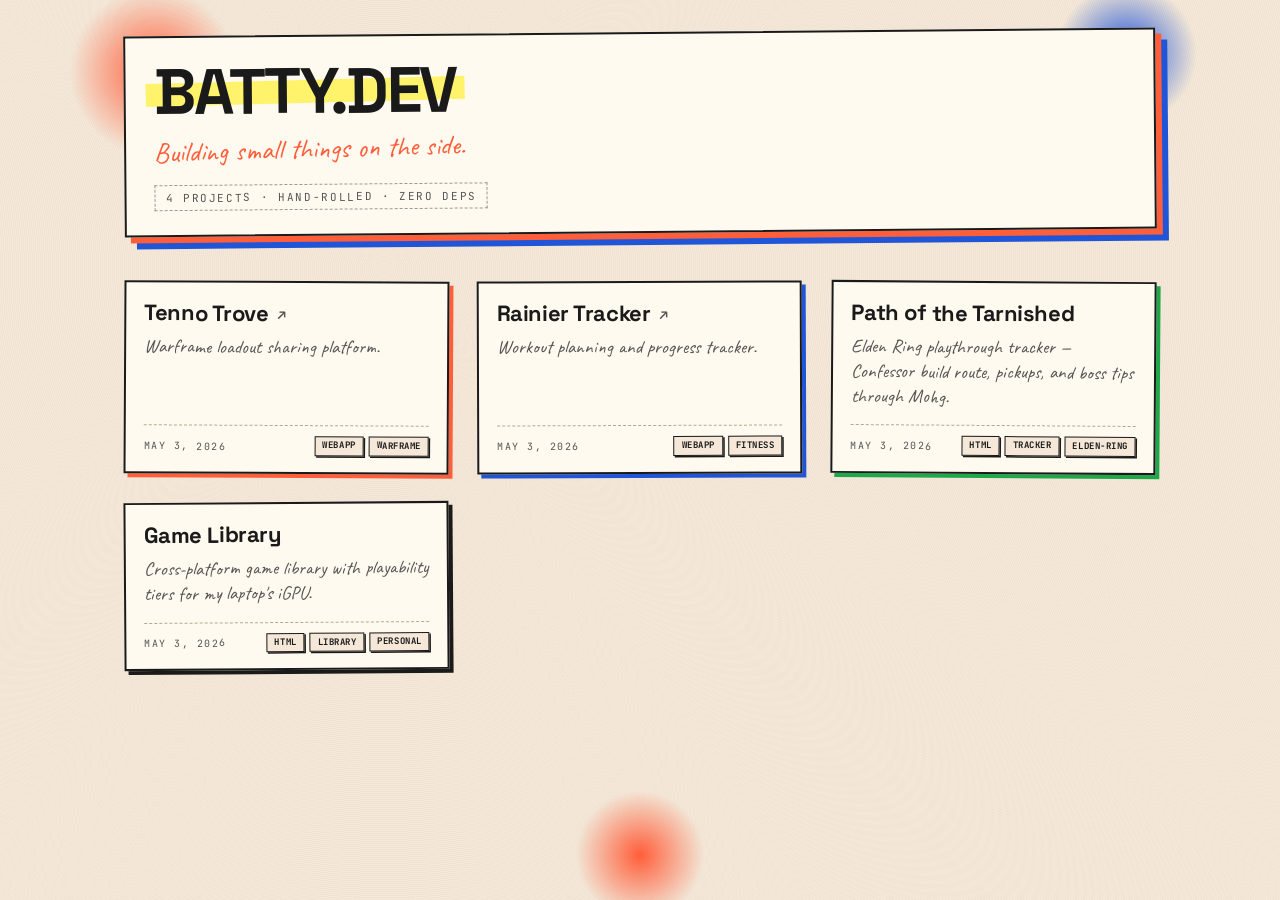
<file: index.html>
<!doctype html>
<html lang="en">
<head>
  <meta charset="utf-8">
  <meta name="viewport" content="width=device-width, initial-scale=1">
  <title>Batty.Dev</title>
  <meta name="description" content="Building small things on the side.">
  <link rel="preconnect" href="https://fonts.googleapis.com">
  <link rel="preconnect" href="https://fonts.gstatic.com" crossorigin>
  <link href="https://fonts.googleapis.com/css2?family=Caveat:wght@500;600&family=JetBrains+Mono:wght@400;700&family=Space+Grotesk:wght@500;700&display=swap" rel="stylesheet">
  <style>
    :root {
      --paper: #f5e8d8;
      --card: #fffaf0;
      --ink: #1a1a1a;
      --ink-muted: #555;
      --riso-red: #ff5e3a;
      --riso-blue: #2055d8;
      --riso-yellow: #fff36b;
      --riso-green: #1ea84a;
      --font-display: 'Space Grotesk', -apple-system, BlinkMacSystemFont, sans-serif;
      --font-cursive: 'Caveat', cursive;
      --font-mono: 'JetBrains Mono', ui-monospace, Consolas, monospace;
    }

    * { box-sizing: border-box; }

    html, body { margin: 0; padding: 0; }

    body {
      background: var(--paper);
      background-image:
        radial-gradient(circle at 12% 8%, var(--riso-red) 0%, transparent 6%),
        radial-gradient(circle at 88% 6%, var(--riso-blue) 0%, transparent 5%),
        radial-gradient(circle at 50% 95%, var(--riso-red) 0%, transparent 6%),
        repeating-radial-gradient(circle at 30% 30%, transparent 0, transparent 1px, rgba(0,0,0,0.025) 1px, rgba(0,0,0,0.025) 2px);
      background-attachment: fixed;
      color: var(--ink);
      font-family: var(--font-display);
      font-size: 16px;
      line-height: 1.5;
      -webkit-font-smoothing: antialiased;
    }

    .wrap {
      max-width: 1080px;
      margin: 0 auto;
      padding: 32px 24px 80px;
    }

    /* HEADER */
    header {
      padding: 24px 28px;
      margin-bottom: 48px;
      background: var(--card);
      border: 2px solid var(--ink);
      box-shadow: 6px 6px 0 var(--riso-red), 12px 12px 0 var(--riso-blue);
      transform: rotate(-0.5deg);
    }

    header h1 {
      margin: 0;
      font-family: var(--font-display);
      font-size: clamp(40px, 7vw, 64px);
      font-weight: 700;
      letter-spacing: -0.04em;
      line-height: 0.95;
      text-transform: uppercase;
      color: var(--ink);
      position: relative;
      display: inline-block;
    }

    header h1::before {
      content: "";
      position: absolute;
      left: -8px;
      right: -8px;
      top: 32%;
      height: 38%;
      background: var(--riso-yellow);
      z-index: -1;
      transform: rotate(-1deg);
    }

    .tagline {
      margin: 6px 0 0;
      font-family: var(--font-cursive);
      font-size: 28px;
      color: var(--riso-red);
      transform: rotate(-1deg);
      display: inline-block;
    }

    .specs {
      display: block;
      margin-top: 14px;
      font-family: var(--font-mono);
      font-size: 11px;
      color: var(--ink-muted);
      text-transform: uppercase;
      letter-spacing: 0.15em;
      padding: 4px 10px;
      border: 1px dashed #999;
      width: fit-content;
    }

    /* GRID */
    main {
      display: grid;
      grid-template-columns: repeat(auto-fill, minmax(280px, 1fr));
      gap: 28px;
    }

    /* CARDS */
    .card {
      display: flex;
      flex-direction: column;
      background: var(--card);
      border: 2px solid var(--ink);
      padding: 18px 18px 16px;
      text-decoration: none;
      color: inherit;
      box-shadow: 4px 4px 0 var(--ink);
      transition: transform 0.18s, box-shadow 0.18s;
      position: relative;
    }

    .card:nth-child(4n)   { transform: rotate(-0.4deg); }
    .card:nth-child(4n+1) { transform: rotate(0.3deg); box-shadow: 4px 4px 0 var(--riso-red); }
    .card:nth-child(4n+2) { transform: rotate(-0.2deg); box-shadow: 4px 4px 0 var(--riso-blue); }
    .card:nth-child(4n+3) { transform: rotate(0.4deg); box-shadow: 4px 4px 0 var(--riso-green); }

    .card:hover {
      transform: rotate(0deg) translate(-2px, -2px);
      box-shadow: 6px 6px 0 var(--ink);
    }

    .card:focus-visible {
      outline: 3px solid var(--riso-red);
      outline-offset: 4px;
    }

    .card h2 {
      margin: 0 0 10px;
      font-family: var(--font-display);
      font-size: 22px;
      font-weight: 700;
      letter-spacing: -0.02em;
      line-height: 1.1;
      color: var(--ink);
    }

    .ext-mark {
      color: var(--ink-muted);
      font-size: 0.7em;
      font-weight: 500;
      margin-left: 0.2em;
      vertical-align: 0.1em;
      transition: color 0.18s;
    }
    .card:hover .ext-mark { color: var(--riso-red); }

    .card .desc {
      margin: 0 0 16px;
      font-family: var(--font-cursive);
      font-size: 19px;
      color: var(--ink-muted);
      line-height: 1.3;
      flex: 1;
    }

    .card .meta {
      display: flex;
      align-items: center;
      justify-content: space-between;
      gap: 0.75rem;
      flex-wrap: wrap;
      padding-top: 10px;
      border-top: 1px dashed #b8a78d;
    }

    .card time {
      font-family: var(--font-mono);
      font-size: 10px;
      text-transform: uppercase;
      letter-spacing: 0.15em;
      color: var(--ink-muted);
    }

    .tags {
      display: flex;
      gap: 5px;
      flex-wrap: wrap;
    }

    .tag {
      font-family: var(--font-mono);
      font-size: 9px;
      text-transform: uppercase;
      letter-spacing: 0.06em;
      font-weight: 700;
      padding: 2px 7px;
      border: 1.5px solid var(--ink);
      background: var(--paper);
      color: var(--ink);
      box-shadow: 1.5px 1.5px 0 var(--ink);
    }

    /* PRINT-FRIENDLY: drop the dot pattern + drop shadows */
    @media print {
      body { background: white; }
      .card, header { box-shadow: none; transform: none; }
    }
  </style>
</head>
<body>
  <div class="wrap">
    <header>
      <h1>Batty.Dev</h1>
      <div><p class="tagline">Building small things on the side.</p></div>
      <span class="specs">4 projects · hand-rolled · zero deps</span>
    </header>
    <main>
      <a class="card" href="https://tennotrove.com" target="_blank" rel="noopener">
        <h2>Tenno Trove <span class="ext-mark" aria-hidden="true">↗</span></h2>
        <p class="desc">Warframe loadout sharing platform.</p>
        <div class="meta">
          <time datetime="2026-05-03">May 3, 2026</time>
          <div class="tags"><span class="tag">webapp</span><span class="tag">warframe</span></div>
        </div>
      </a>
      <a class="card" href="https://ranier-tracker.netlify.app/" target="_blank" rel="noopener">
        <h2>Rainier Tracker <span class="ext-mark" aria-hidden="true">↗</span></h2>
        <p class="desc">Workout planning and progress tracker.</p>
        <div class="meta">
          <time datetime="2026-05-03">May 3, 2026</time>
          <div class="tags"><span class="tag">webapp</span><span class="tag">fitness</span></div>
        </div>
      </a>
      <a class="card" href="projects/elden-ring/index.html">
        <h2>Path of the Tarnished</h2>
        <p class="desc">Elden Ring playthrough tracker — Confessor build route, pickups, and boss tips through Mohg.</p>
        <div class="meta">
          <time datetime="2026-05-03">May 3, 2026</time>
          <div class="tags"><span class="tag">html</span><span class="tag">tracker</span><span class="tag">elden-ring</span></div>
        </div>
      </a>
      <a class="card" href="projects/games/index.html">
        <h2>Game Library</h2>
        <p class="desc">Cross-platform game library with playability tiers for my laptop&#39;s iGPU.</p>
        <div class="meta">
          <time datetime="2026-05-03">May 3, 2026</time>
          <div class="tags"><span class="tag">html</span><span class="tag">library</span><span class="tag">personal</span></div>
        </div>
      </a>
    </main>
  </div>
</body>
</html>
</file>
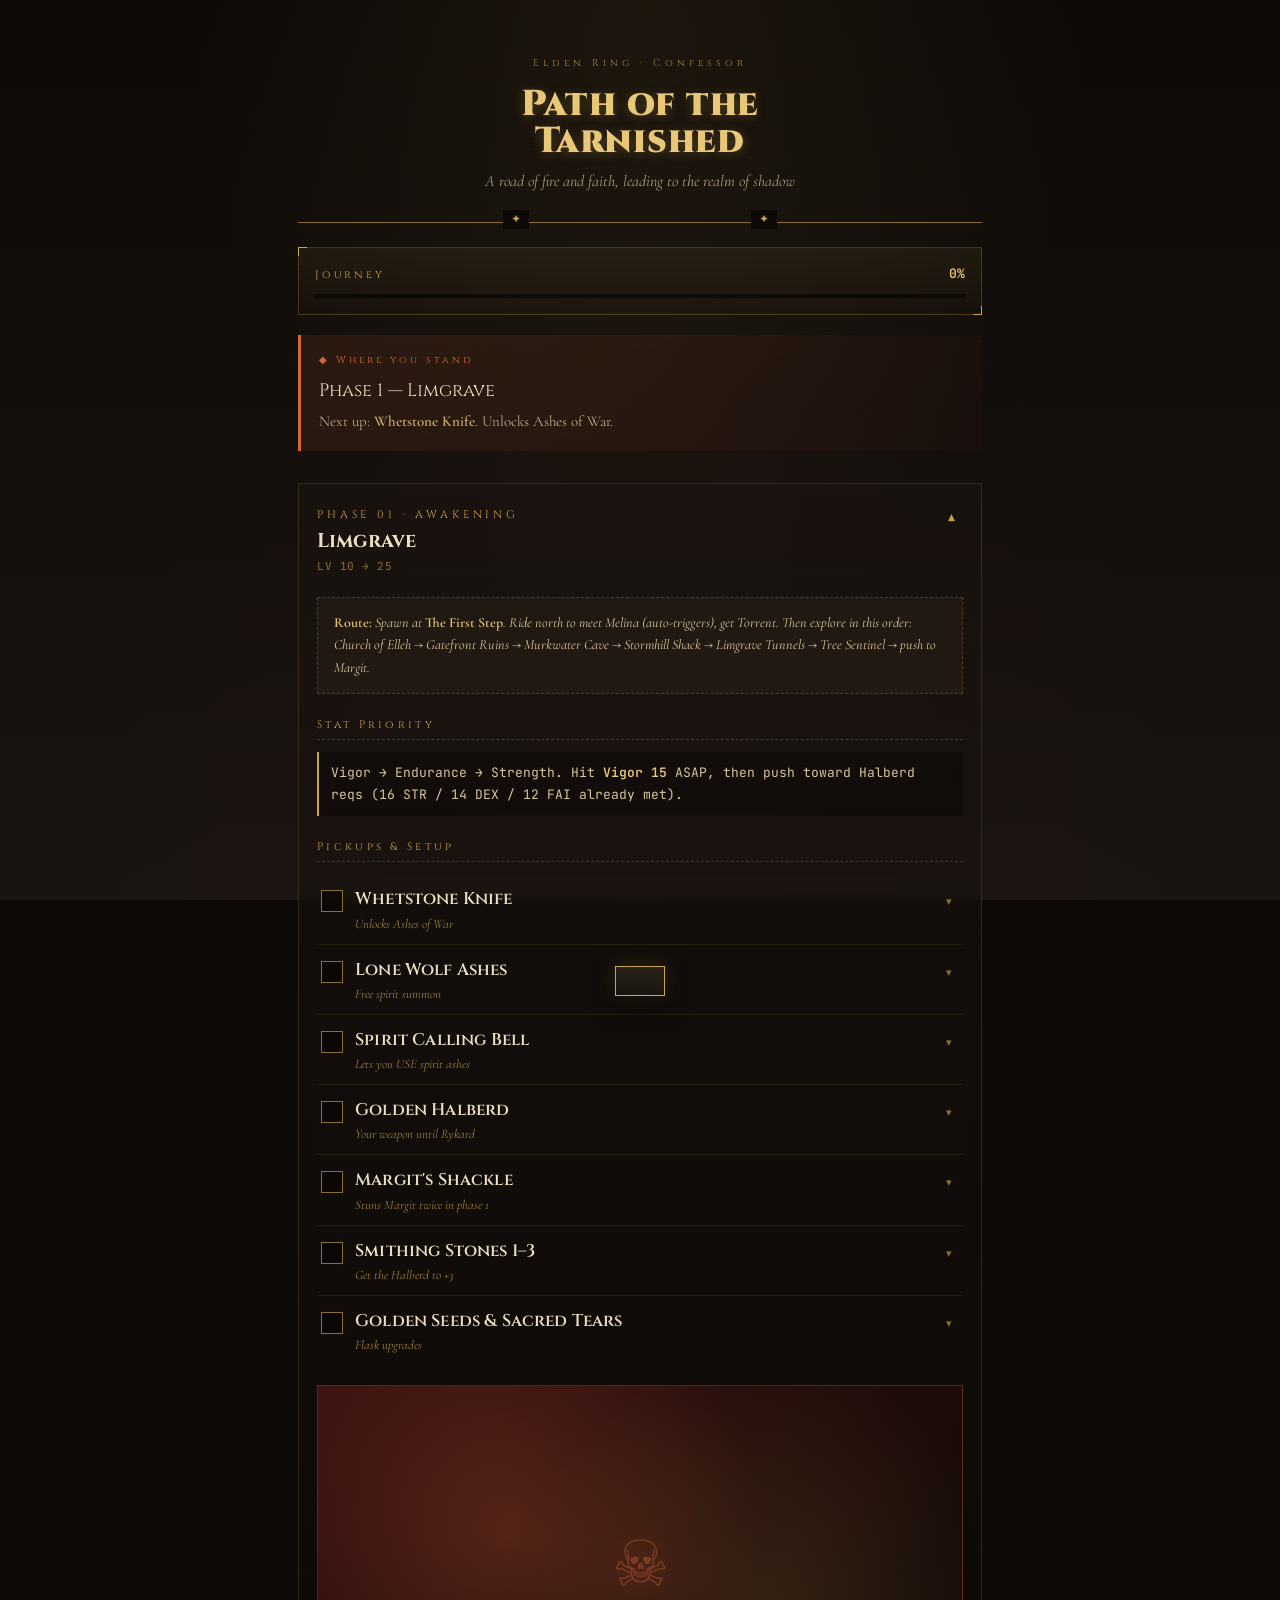
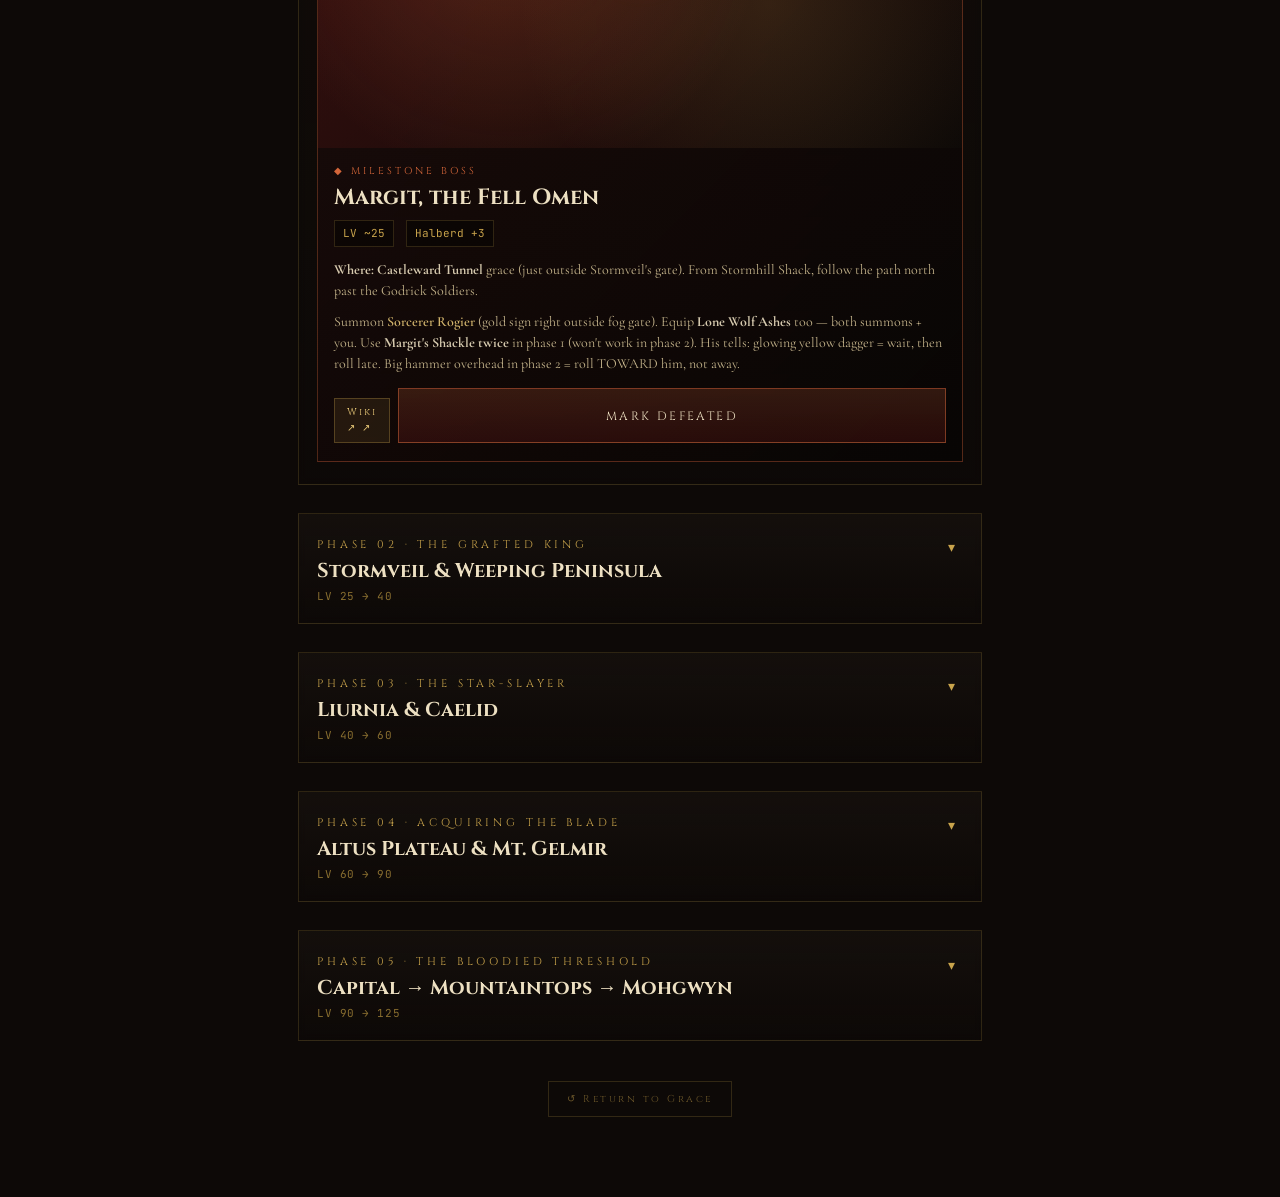
<file: projects/elden-ring/index.html>
<!DOCTYPE html>
<html lang="en">
<head>
<meta charset="UTF-8">
<meta name="viewport" content="width=device-width, initial-scale=1.0, viewport-fit=cover, user-scalable=no">
<meta name="apple-mobile-web-app-capable" content="yes">
<meta name="apple-mobile-web-app-status-bar-style" content="black-translucent">
<meta name="apple-mobile-web-app-title" content="Tarnished">
<meta name="theme-color" content="#0d0907">
<title>Path of the Tarnished</title>
<link rel="preconnect" href="https://fonts.googleapis.com">
<link rel="preconnect" href="https://fonts.gstatic.com" crossorigin>
<link href="https://fonts.googleapis.com/css2?family=Cinzel:wght@500;600;700;900&family=Cormorant+Garamond:ital,wght@0,400;0,500;0,600;1,400&family=JetBrains+Mono:wght@400;600&display=swap" rel="stylesheet">
<link rel="apple-touch-icon" href="data:image/svg+xml,%3Csvg xmlns='http://www.w3.org/2000/svg' viewBox='0 0 180 180'%3E%3Crect width='180' height='180' fill='%230d0907'/%3E%3Ctext x='90' y='118' font-family='serif' font-size='100' fill='%23c9a44c' text-anchor='middle' font-weight='900'%3E✦%3C/text%3E%3C/svg%3E">
<style>
  * { box-sizing: border-box; margin: 0; padding: 0; -webkit-tap-highlight-color: transparent; -webkit-touch-callout: none; }

  :root {
    --gold: #c9a44c;
    --gold-bright: #e8c878;
    --gold-dim: #8a6f30;
    --ember: #d4663a;
    --blood: #6b1818;
    --parchment: #d9c79a;
    --ink: #1a1410;
    --ink-deep: #0d0907;
    --ash: #2a221b;
    --bone: #ede0c2;
  }

  html, body {
    background: var(--ink-deep);
    color: var(--bone);
    font-family: 'Cormorant Garamond', serif;
    font-size: 17px;
    line-height: 1.55;
    overflow-x: hidden;
    min-height: 100vh;
    -webkit-text-size-adjust: 100%;
  }

  body {
    background:
      radial-gradient(ellipse at top, rgba(201, 164, 76, 0.08) 0%, transparent 50%),
      radial-gradient(ellipse at bottom, rgba(107, 24, 24, 0.06) 0%, transparent 60%),
      linear-gradient(180deg, #0d0907 0%, #1a1410 100%);
    background-attachment: fixed;
    padding-top: env(safe-area-inset-top);
    padding-bottom: env(safe-area-inset-bottom);
  }

  body::before {
    content: '';
    position: fixed;
    inset: 0;
    background-image:
      repeating-linear-gradient(0deg, transparent 0, transparent 2px, rgba(255,255,255,0.008) 2px, rgba(255,255,255,0.008) 4px);
    pointer-events: none;
    z-index: 1;
  }

  .container {
    max-width: 720px;
    margin: 0 auto;
    padding: 24px 18px 80px;
    position: relative;
    z-index: 2;
  }

  /* HEADER */
  header {
    text-align: center;
    padding: 32px 0 28px;
    border-bottom: 1px solid var(--gold-dim);
    position: relative;
    margin-bottom: 8px;
  }
  header::before, header::after {
    content: '✦';
    color: var(--gold);
    font-size: 12px;
    position: absolute;
    bottom: -7px;
    background: var(--ink-deep);
    padding: 0 8px;
  }
  header::before { left: 30%; }
  header::after { right: 30%; }

  .eyebrow {
    font-family: 'Cinzel', serif;
    font-size: 10px;
    letter-spacing: 0.4em;
    color: var(--gold);
    margin-bottom: 14px;
    opacity: 0.8;
  }

  h1 {
    font-family: 'Cinzel', serif;
    font-weight: 900;
    font-size: clamp(26px, 7vw, 36px);
    line-height: 1.05;
    color: var(--gold-bright);
    letter-spacing: 0.02em;
    text-shadow: 0 2px 12px rgba(201, 164, 76, 0.3);
    margin-bottom: 8px;
  }

  .subtitle {
    font-style: italic;
    font-size: 16px;
    color: var(--parchment);
    opacity: 0.75;
    max-width: 420px;
    margin: 0 auto;
  }

  /* PROGRESS */
  .progress-shell {
    margin: 24px 0 8px;
    padding: 16px;
    background: linear-gradient(180deg, rgba(201,164,76,0.08), rgba(201,164,76,0.02));
    border: 1px solid rgba(201,164,76,0.25);
    position: relative;
  }
  .progress-shell::before, .progress-shell::after {
    content: '';
    position: absolute;
    width: 8px;
    height: 8px;
    border: 1px solid var(--gold);
  }
  .progress-shell::before { top: -1px; left: -1px; border-right: none; border-bottom: none; }
  .progress-shell::after { bottom: -1px; right: -1px; border-left: none; border-top: none; }

  .progress-label {
    display: flex;
    justify-content: space-between;
    align-items: baseline;
    margin-bottom: 10px;
  }
  .progress-label span:first-child {
    font-family: 'Cinzel', serif;
    font-size: 11px;
    letter-spacing: 0.25em;
    color: var(--gold);
  }
  .progress-label span:last-child {
    font-family: 'JetBrains Mono', monospace;
    font-size: 13px;
    color: var(--gold-bright);
    font-weight: 600;
  }

  .progress-track {
    height: 4px;
    background: rgba(0,0,0,0.5);
    overflow: hidden;
  }
  .progress-fill {
    height: 100%;
    background: linear-gradient(90deg, var(--gold-dim), var(--gold-bright), var(--gold));
    transition: width 0.6s cubic-bezier(0.19, 1, 0.22, 1);
    box-shadow: 0 0 8px rgba(232, 200, 120, 0.5);
  }

  /* CURRENT STATE */
  .current-state {
    margin: 20px 0 32px;
    padding: 18px;
    background: linear-gradient(135deg, rgba(212, 102, 58, 0.12), rgba(107, 24, 24, 0.05));
    border-left: 3px solid var(--ember);
  }
  .current-state-label {
    font-family: 'Cinzel', serif;
    font-size: 10px;
    letter-spacing: 0.3em;
    color: var(--ember);
    margin-bottom: 8px;
  }
  .current-state-title {
    font-family: 'Cinzel', serif;
    font-size: 18px;
    color: var(--bone);
    margin-bottom: 6px;
  }
  .current-state-detail {
    font-size: 15px;
    color: var(--parchment);
    opacity: 0.85;
    line-height: 1.5;
  }
  .current-state-detail em {
    color: var(--gold-bright);
    font-style: normal;
    font-weight: 600;
  }

  /* PHASES */
  .phase {
    margin-bottom: 28px;
    border: 1px solid rgba(201, 164, 76, 0.18);
    background: linear-gradient(180deg, rgba(26, 20, 16, 0.6), rgba(13, 9, 7, 0.4));
    -webkit-backdrop-filter: blur(4px);
    backdrop-filter: blur(4px);
    position: relative;
    overflow: hidden;
  }

  .phase.complete { opacity: 0.55; }
  .phase.complete .phase-header::after {
    content: '◆ COMPLETE';
    position: absolute;
    top: 18px;
    right: 18px;
    font-family: 'Cinzel', serif;
    font-size: 9px;
    letter-spacing: 0.2em;
    color: var(--gold);
  }

  .phase-header {
    padding: 22px 18px 18px;
    cursor: pointer;
    user-select: none;
    -webkit-user-select: none;
    position: relative;
    transition: background 0.3s;
  }
  .phase-header:active { background: rgba(201, 164, 76, 0.05); }

  .phase-num {
    font-family: 'Cinzel', serif;
    font-size: 11px;
    letter-spacing: 0.35em;
    color: var(--gold);
    margin-bottom: 6px;
  }
  .phase-title {
    font-family: 'Cinzel', serif;
    font-size: 20px;
    font-weight: 700;
    color: var(--bone);
    line-height: 1.15;
    margin-bottom: 6px;
    padding-right: 30px;
  }
  .phase-meta {
    font-family: 'JetBrains Mono', monospace;
    font-size: 11px;
    color: var(--gold-dim);
    letter-spacing: 0.05em;
  }

  .phase-toggle {
    position: absolute;
    top: 22px;
    right: 18px;
    width: 24px;
    height: 24px;
    display: flex;
    align-items: center;
    justify-content: center;
    color: var(--gold);
    font-size: 14px;
    transition: transform 0.4s cubic-bezier(0.19, 1, 0.22, 1);
  }
  .phase.open .phase-toggle { transform: rotate(180deg); }
  .phase.complete .phase-toggle { display: none; }

  .phase-body {
    max-height: 0;
    overflow: hidden;
    transition: max-height 0.6s cubic-bezier(0.19, 1, 0.22, 1);
  }
  .phase.open .phase-body { max-height: 12000px; }
  .phase-body-inner { padding: 4px 18px 22px; }

  /* SECTION */
  .section { margin-top: 22px; }
  .section-title {
    font-family: 'Cinzel', serif;
    font-size: 11px;
    letter-spacing: 0.3em;
    color: var(--gold);
    margin-bottom: 12px;
    padding-bottom: 6px;
    border-bottom: 1px dashed rgba(201, 164, 76, 0.25);
  }

  .stat-line {
    font-family: 'JetBrains Mono', monospace;
    font-size: 13px;
    color: var(--parchment);
    background: rgba(0,0,0,0.3);
    padding: 10px 12px;
    border-left: 2px solid var(--gold);
    line-height: 1.7;
  }
  .stat-line strong { color: var(--gold-bright); font-weight: 600; }

  /* ROUTE INTRO */
  .route-intro {
    background: rgba(201, 164, 76, 0.05);
    border: 1px dashed rgba(201, 164, 76, 0.25);
    padding: 14px 16px;
    font-size: 14px;
    color: var(--parchment);
    line-height: 1.6;
    margin-bottom: 16px;
    font-style: italic;
  }
  .route-intro strong { color: var(--gold-bright); font-style: normal; font-weight: 600; }

  /* CHECKLIST ITEMS */
  .checklist { list-style: none; }

  .check-item {
    border-bottom: 1px solid rgba(201, 164, 76, 0.1);
    transition: opacity 0.3s;
  }
  .check-item:last-child { border-bottom: none; }
  .check-item.done { opacity: 0.4; }

  .check-head {
    display: flex;
    align-items: flex-start;
    gap: 12px;
    padding: 14px 4px 10px;
    cursor: pointer;
  }

  .checkbox {
    flex-shrink: 0;
    width: 22px;
    height: 22px;
    border: 1.5px solid var(--gold-dim);
    background: rgba(0,0,0,0.4);
    margin-top: 2px;
    display: flex;
    align-items: center;
    justify-content: center;
    transition: all 0.2s;
    position: relative;
  }
  .check-item.done .checkbox {
    border-color: var(--gold);
    background: var(--gold);
  }
  .checkbox::after {
    content: '';
    width: 6px;
    height: 11px;
    border: solid var(--ink-deep);
    border-width: 0 2px 2px 0;
    transform: rotate(45deg) scale(0);
    transition: transform 0.2s;
    margin-bottom: 2px;
  }
  .check-item.done .checkbox::after { transform: rotate(45deg) scale(1); }

  .check-content { flex: 1; min-width: 0; }
  .check-name {
    font-size: 17px;
    color: var(--bone);
    font-weight: 600;
    line-height: 1.3;
    margin-bottom: 3px;
    font-family: 'Cinzel', serif;
    letter-spacing: 0.01em;
  }
  .check-item.done .check-name { text-decoration: line-through; }

  .check-tagline {
    font-size: 13px;
    color: var(--gold);
    font-style: italic;
    opacity: 0.75;
  }

  .expand-toggle {
    flex-shrink: 0;
    color: var(--gold-dim);
    font-size: 11px;
    margin-top: 5px;
    transition: transform 0.3s;
    width: 20px;
    text-align: center;
  }
  .check-item.expanded .expand-toggle { transform: rotate(180deg); color: var(--gold); }

  .check-detail {
    max-height: 0;
    overflow: hidden;
    transition: max-height 0.4s cubic-bezier(0.19, 1, 0.22, 1);
  }
  .check-item.expanded .check-detail { max-height: 1000px; }

  .detail-inner {
    padding: 4px 0 16px 34px;
    font-size: 14.5px;
    color: var(--parchment);
    line-height: 1.6;
  }

  .detail-row {
    display: flex;
    gap: 10px;
    margin-bottom: 8px;
    align-items: baseline;
  }
  .detail-row:last-child { margin-bottom: 0; }
  .detail-label {
    flex-shrink: 0;
    font-family: 'Cinzel', serif;
    font-size: 9.5px;
    letter-spacing: 0.2em;
    color: var(--gold);
    text-transform: uppercase;
    width: 64px;
    padding-top: 2px;
  }
  .detail-value { flex: 1; }
  .detail-value em { color: var(--gold-bright); font-style: normal; font-weight: 600; }
  .detail-value strong { color: var(--bone); font-weight: 600; }

  .wiki-link {
    display: inline-block;
    margin-top: 10px;
    padding: 6px 12px;
    background: rgba(201, 164, 76, 0.1);
    border: 1px solid rgba(201, 164, 76, 0.3);
    color: var(--gold-bright);
    text-decoration: none;
    font-family: 'Cinzel', serif;
    font-size: 10px;
    letter-spacing: 0.2em;
    transition: all 0.2s;
  }
  .wiki-link:active {
    background: rgba(201, 164, 76, 0.2);
    border-color: var(--gold);
  }
  .wiki-link::after { content: ' ↗'; }

  /* BOSS CARD */
  .boss-card {
    margin-top: 20px;
    background: linear-gradient(135deg, rgba(107, 24, 24, 0.15), rgba(0,0,0,0.4));
    border: 1px solid rgba(212, 102, 58, 0.35);
    padding: 0;
    position: relative;
    overflow: hidden;
  }
  .boss-card.done { opacity: 0.5; filter: grayscale(0.6); }

  .boss-emblem {
    width: 100%;
    aspect-ratio: 16/9;
    background: linear-gradient(135deg, rgba(107, 24, 24, 0.4), rgba(13, 9, 7, 0.95));
    position: relative;
    display: flex;
    align-items: center;
    justify-content: center;
    overflow: hidden;
  }
  .boss-emblem::before {
    content: '';
    position: absolute;
    inset: 0;
    background:
      radial-gradient(circle at 30% 40%, rgba(212, 102, 58, 0.25), transparent 50%),
      radial-gradient(circle at 70% 60%, rgba(201, 164, 76, 0.15), transparent 50%);
  }
  .boss-emblem-mark {
    font-family: 'Cinzel', serif;
    font-size: 64px;
    color: var(--ember);
    opacity: 0.4;
    text-shadow: 0 0 30px rgba(212, 102, 58, 0.6);
    z-index: 1;
  }

  .boss-content { padding: 16px 16px 18px; }

  .boss-label {
    font-family: 'Cinzel', serif;
    font-size: 10px;
    letter-spacing: 0.3em;
    color: var(--ember);
    margin-bottom: 6px;
  }
  .boss-name {
    font-family: 'Cinzel', serif;
    font-size: 22px;
    font-weight: 700;
    color: var(--bone);
    line-height: 1.1;
    margin-bottom: 10px;
  }
  .boss-targets {
    display: flex;
    gap: 12px;
    margin-bottom: 12px;
    font-family: 'JetBrains Mono', monospace;
    font-size: 11px;
    color: var(--gold);
    flex-wrap: wrap;
  }
  .boss-targets span {
    background: rgba(0,0,0,0.4);
    padding: 4px 8px;
    border: 1px solid rgba(201, 164, 76, 0.2);
  }
  .boss-tip {
    font-size: 14px;
    color: var(--parchment);
    line-height: 1.5;
    opacity: 0.9;
    margin-bottom: 10px;
  }
  .boss-tip em { color: var(--gold-bright); font-style: normal; font-weight: 600; }
  .boss-tip strong { color: var(--bone); }

  .boss-actions {
    display: flex;
    gap: 8px;
    margin-top: 14px;
    flex-wrap: wrap;
  }

  .boss-defeat-btn {
    flex: 1;
    min-width: 140px;
    padding: 12px;
    background: linear-gradient(180deg, rgba(212, 102, 58, 0.2), rgba(107, 24, 24, 0.3));
    border: 1px solid rgba(212, 102, 58, 0.5);
    color: var(--bone);
    font-family: 'Cinzel', serif;
    font-size: 12px;
    letter-spacing: 0.2em;
    cursor: pointer;
    transition: all 0.2s;
  }
  .boss-defeat-btn:active {
    background: linear-gradient(180deg, rgba(212, 102, 58, 0.4), rgba(107, 24, 24, 0.5));
    transform: scale(0.98);
  }
  .boss-card.done .boss-defeat-btn {
    background: rgba(201, 164, 76, 0.15);
    border-color: var(--gold);
    color: var(--gold-bright);
  }
  .boss-card.done .boss-defeat-btn::before { content: '◆ '; }

  /* FINAL */
  .final-banner {
    margin-top: 32px;
    padding: 28px 20px;
    text-align: center;
    background: linear-gradient(135deg, rgba(201, 164, 76, 0.1), rgba(212, 102, 58, 0.08));
    border: 1px solid var(--gold);
    position: relative;
  }
  .final-banner::before, .final-banner::after {
    content: '✦';
    position: absolute;
    color: var(--gold);
    font-size: 16px;
  }
  .final-banner::before { top: -10px; left: 50%; transform: translateX(-50%); background: var(--ink-deep); padding: 0 8px; }
  .final-banner::after { bottom: -10px; left: 50%; transform: translateX(-50%); background: var(--ink-deep); padding: 0 8px; }

  .final-banner h2 {
    font-family: 'Cinzel', serif;
    font-size: 22px;
    color: var(--gold-bright);
    margin-bottom: 10px;
    letter-spacing: 0.05em;
  }
  .final-banner p {
    font-size: 15px;
    color: var(--parchment);
    font-style: italic;
    line-height: 1.5;
  }

  /* RESET */
  .reset-area { margin-top: 40px; text-align: center; }
  .reset-btn {
    background: none;
    border: 1px solid rgba(201, 164, 76, 0.2);
    color: rgba(201, 164, 76, 0.5);
    font-family: 'Cinzel', serif;
    font-size: 10px;
    letter-spacing: 0.25em;
    padding: 10px 18px;
    cursor: pointer;
    transition: all 0.2s;
  }
  .reset-btn:active { border-color: var(--gold); color: var(--gold); }

  /* TOAST */
  .toast {
    position: fixed;
    bottom: calc(24px + env(safe-area-inset-bottom));
    left: 50%;
    transform: translateX(-50%) translateY(120px);
    background: linear-gradient(180deg, var(--ash), var(--ink));
    border: 1px solid var(--gold);
    color: var(--gold-bright);
    font-family: 'Cinzel', serif;
    font-size: 13px;
    letter-spacing: 0.15em;
    padding: 14px 24px;
    z-index: 100;
    transition: transform 0.4s cubic-bezier(0.19, 1, 0.22, 1);
    box-shadow: 0 8px 24px rgba(0,0,0,0.6), 0 0 20px rgba(201,164,76,0.2);
    pointer-events: none;
    text-align: center;
    max-width: calc(100vw - 40px);
  }
  .toast.show { transform: translateX(-50%) translateY(0); }

  @keyframes glow {
    0%, 100% { text-shadow: 0 2px 12px rgba(201, 164, 76, 0.3); }
    50% { text-shadow: 0 2px 20px rgba(232, 200, 120, 0.6); }
  }
  h1 { animation: glow 4s ease-in-out infinite; }

  @keyframes fadeUp {
    from { opacity: 0; transform: translateY(12px); }
    to { opacity: 1; transform: translateY(0); }
  }
  .phase { animation: fadeUp 0.6s ease-out backwards; }
  .phase:nth-child(1) { animation-delay: 0.1s; }
  .phase:nth-child(2) { animation-delay: 0.15s; }
  .phase:nth-child(3) { animation-delay: 0.2s; }
  .phase:nth-child(4) { animation-delay: 0.25s; }
  .phase:nth-child(5) { animation-delay: 0.3s; }
</style>
</head>
<body>
<div class="container">

  <header>
    <div class="eyebrow">Elden Ring · Confessor</div>
    <h1>Path of the<br>Tarnished</h1>
    <p class="subtitle">A road of fire and faith, leading to the realm of shadow</p>
  </header>

  <div class="progress-shell">
    <div class="progress-label">
      <span>Journey</span>
      <span id="progressText">0%</span>
    </div>
    <div class="progress-track">
      <div class="progress-fill" id="progressFill" style="width: 0%"></div>
    </div>
  </div>

  <div class="current-state">
    <div class="current-state-label">◆ Where you stand</div>
    <div class="current-state-title" id="currentTitle">Phase 1 — Limgrave</div>
    <div class="current-state-detail" id="currentDetail">
      Starting Confessor at <em>Level 10</em>. First task: dump 5 points into Vigor, then ride out and cheese the <em>Tree Sentinel</em> for the Golden Halberd.
    </div>
  </div>

  <div id="phasesContainer"></div>

  <div class="reset-area">
    <button class="reset-btn" id="resetBtn">↺ Return to Grace</button>
  </div>

</div>

<div class="toast" id="toast"></div>

<script>
  // ===== DATA =====
  const PHASES = [
    {
      id: 'p1',
      title: 'Limgrave',
      sub: 'Awakening',
      levels: 'LV 10 → 25',
      stats: 'Vigor → Endurance → Strength. Hit <strong>Vigor 15</strong> ASAP, then push toward Halberd reqs (16 STR / 14 DEX / 12 FAI already met).',
      route: 'Spawn at <strong>The First Step</strong>. Ride north to meet Melina (auto-triggers), get Torrent. Then explore in this order: Church of Elleh → Gatefront Ruins → Murkwater Cave → Stormhill Shack → Limgrave Tunnels → Tree Sentinel → push to Margit.',
      pickups: [
        {
          id: 'p1-1',
          name: 'Whetstone Knife',
          tagline: 'Unlocks Ashes of War',
          where: 'Gatefront Ruins (central Limgrave, just north of The First Step grace).',
          how: 'Ride north on the main road from The First Step. The ruins are the camp full of Godrick Soldiers right at the fork. Dodge or kill the soldiers, find the chest in the underground area beneath the ruins (drop down through the gap near a half-buried wagon).',
          gives: 'Lets you change weapon Ashes of War at any Site of Grace.',
          link: 'https://eldenring.wiki.fextralife.com/Whetstone+Knife'
        },
        {
          id: 'p1-2',
          name: 'Lone Wolf Ashes',
          tagline: 'Free spirit summon',
          where: 'Church of Elleh — but earned at <strong>Stormhill Shack</strong>.',
          how: 'First, visit Church of Elleh at night to meet <em>Renna</em> (the witch) and accept Torrent. After getting Torrent, ride to Stormhill Shack (north up the main road, hard left before the Stormveil bridge area). Talk to <em>Roderika</em> there. She gives you the Lone Wolf Ashes for free.',
          gives: 'Three wolf spirits — they tank hits and distract bosses. Essential for early Margit.',
          link: 'https://eldenring.wiki.fextralife.com/Lone+Wolf+Ashes'
        },
        {
          id: 'p1-3',
          name: 'Spirit Calling Bell',
          tagline: 'Lets you USE spirit ashes',
          where: 'Church of Elleh, given by Renna at night.',
          how: 'Rest at Church of Elleh until nightfall (sit at grace, "Pass time"). Renna will be sitting on the broken wall. Talk to her — she gives you both <em>Torrent\'s whistle</em> AND the <strong>Spirit Calling Bell</strong>. Without the bell, your Lone Wolf Ashes are useless.',
          gives: 'The bell that summons spirit ashes. You need this BEFORE Margit.',
          link: 'https://eldenring.wiki.fextralife.com/Spirit+Calling+Bell'
        },
        {
          id: 'p1-4',
          name: 'Golden Halberd',
          tagline: 'Your weapon until Rykard',
          where: 'Dropped by the <strong>Tree Sentinel</strong> in Limgrave.',
          how: 'The Tree Sentinel is the gold-armored knight on horseback patrolling the road between <em>The First Step</em> grace and the <em>Church of Elleh</em>. You literally see him from spawn. <strong>Cheese strategy:</strong> Get Torrent first (visit Church of Elleh at night). Mount up, lure him toward the cliff near the Church. Use Torrent\'s double jump + R1 spear charge attack to hit-and-run. Stay mobile, never trade. He\'s slow to turn — stay behind him.',
          gives: 'Golden Halberd. Reqs: 16 STR / 14 DEX / 12 FAI (Confessor already meets DEX/FAI; bump STR to 16). Holy damage, scales C/D/D. Weapon Art: <em>Golden Vow</em> (self-buff, +20% damage, +10% defense for ~80s).',
          link: 'https://eldenring.wiki.fextralife.com/Golden+Halberd'
        },
        {
          id: 'p1-5',
          name: "Margit's Shackle",
          tagline: 'Stuns Margit twice in phase 1',
          where: 'Murkwater Cave — purchased from <em>Patches</em> for 5,000 Runes.',
          how: 'Murkwater Cave is in northern Limgrave. From <em>Agheel Lake North</em> grace, follow the river NORTH (not toward the dragon). Cave entrance is on the right bank. Inside, fight through bandits to a chest — Patches ambushes you as a "boss." <strong>When his health hits ~50%, he begs for mercy. ACCEPT IT.</strong> Don\'t kill him. He becomes a merchant. Buy Margit\'s Shackle from his inventory.',
          gives: 'Consumable that staggers Margit twice during phase 1. Dramatically easier fight.',
          link: 'https://eldenring.wiki.fextralife.com/Margit%27s+Shackle'
        },
        {
          id: 'p1-6',
          name: 'Smithing Stones 1–3',
          tagline: 'Get the Halberd to +3',
          where: '<strong>Limgrave Tunnels</strong> (mining dungeon, southern Limgrave).',
          how: 'Entrance is on the east side of the Mistwood, near <em>Mistwood Outskirts</em> grace. Follow the river south. Tunnel entrance has a wood elevator. Inside: kill miners (they drop stones reliably), grab chests. Boss at the end is <em>Stonedigger Troll</em> — easy if you stay behind him. Drops <em>Roar Medallion</em> talisman.',
          gives: 'Smithing Stones 1, 2, and 3. Take the Golden Halberd to +3 minimum before Margit.',
          link: 'https://eldenring.wiki.fextralife.com/Limgrave+Tunnels'
        },
        {
          id: 'p1-7',
          name: 'Golden Seeds & Sacred Tears',
          tagline: 'Flask upgrades',
          where: 'Scattered across Limgrave.',
          how: 'Golden Seeds drop from <em>Erdtree Saplings</em> (yellow glowing trees). Limgrave has at least 3: one near Stormhill Shack, one near Mistwood Ruins, one near Summonwater. Sacred Tears are in <em>Churches of Marika</em> — Limgrave has the <em>Church of Pilgrimage</em> (south, Weeping Peninsula side) and <em>Church of Dragon Communion</em>. Hand seeds/tears to <em>Finger Reader Enia</em> at the Roundtable Hold to upgrade flasks.',
          gives: '+1 to flask charges (seeds) and +1 healing per flask (tears). Aim for 7 flasks before Margit.',
          link: 'https://eldenring.wiki.fextralife.com/Golden+Seed'
        }
      ],
      boss: {
        name: 'Margit, the Fell Omen',
        level: 'LV ~25',
        weapon: 'Halberd +3',
        location: '<strong>Castleward Tunnel</strong> grace (just outside Stormveil\'s gate). From Stormhill Shack, follow the path north past the Godrick Soldiers.',
        tip: 'Summon <em>Sorcerer Rogier</em> (gold sign right outside fog gate). Equip <strong>Lone Wolf Ashes</strong> too — both summons + you. Use <strong>Margit\'s Shackle twice</strong> in phase 1 (won\'t work in phase 2). His tells: glowing yellow dagger = wait, then roll late. Big hammer overhead in phase 2 = roll TOWARD him, not away.',
        link: 'https://eldenring.wiki.fextralife.com/Margit,+The+Fell+Omen',
        mark: '☠'
      }
    },
    {
      id: 'p2',
      title: 'Stormveil & Weeping Peninsula',
      sub: 'The Grafted King',
      levels: 'LV 25 → 40',
      stats: 'Vigor → <strong>25</strong>, Strength → <strong>22</strong>, Faith → <strong>21</strong>. These are your <em>Blasphemous Blade</em> requirements — lock them in now so the swap is smooth at Phase 4.',
      route: 'Enter Stormveil through the front door (or Gatekeeper Gostoc\'s side route — your call). Sweep the castle. THEN detour south to Weeping Peninsula for talismans before Godrick. Doing the Peninsula gets you 2-3 levels and a key talisman for free.',
      pickups: [
        {
          id: 'p2-1',
          name: "Erdtree's Favor",
          tagline: 'Best generalist talisman',
          where: 'Stormveil Castle, on a corpse hanging from a wooden balcony.',
          how: 'From the <em>Liftside Chamber</em> grace, exit and look for the area where giant rats and a balcony stretch over a chasm. The corpse with the talisman dangles over the edge — drop carefully onto a beam to reach it. Many guides have video clips.',
          gives: '+3% HP, +9.5% stamina, +5% equip load. <strong>Wear this every fight from now until you find the +1 version.</strong>',
          link: 'https://eldenring.wiki.fextralife.com/Erdtree%27s+Favor'
        },
        {
          id: 'p2-2',
          name: "Radagon's Scarseal",
          tagline: 'Free +3 to combat stats',
          where: '<strong>Tombsward Catacombs</strong> (Weeping Peninsula).',
          how: 'Travel to Weeping Peninsula via the Bridge of Sacrifice (south end of Limgrave). From <em>Castle Morne Rampart</em> grace, head to Tombsward Catacombs entrance (west side of the peninsula). Standard catacomb: pull lever, kill imps, fight the <em>Grave Warden Duelist</em> boss. Talisman is past the boss.',
          gives: '+3 VIG, END, STR, DEX. Downside: take 10% more damage. Worth it on a melee build.',
          link: 'https://eldenring.wiki.fextralife.com/Radagon%27s+Scarseal'
        },
        {
          id: 'p2-3',
          name: 'Smithing Stones 3–4',
          tagline: 'Halberd to +6',
          where: 'Stormveil Castle enemies + chests.',
          how: 'Almost every soldier in Stormveil drops a stone. Specifically: the courtyard with all the eagles has multiple chests. The basement (rat tunnels) has merchants selling stones too. By the time you finish Stormveil naturally, you\'ll have plenty for +6.',
          gives: 'Halberd +6 minimum before Godrick.',
          link: 'https://eldenring.wiki.fextralife.com/Smithing+Stone+%5B3%5D'
        },
        {
          id: 'p2-4',
          name: 'Rogier (NPC summon)',
          tagline: 'Recruit for Godrick fight',
          where: 'Stormveil Castle, after defeating <em>Godrick</em>... wait, no — you find him BEFORE.',
          how: 'After the courtyard, you\'ll cross a bridge into a chapel area. Rogier is sitting wounded inside — the room with the broken stained glass. Talk to him. His summon sign appears at the Godrick fog wall.',
          gives: 'Talisman of Godrick fight. Also progresses Ranni questline later.',
          link: 'https://eldenring.wiki.fextralife.com/Sorcerer+Rogier'
        },
        {
          id: 'p2-5',
          name: 'Stonesword Keys (×2)',
          tagline: 'Open imp-statue doors',
          where: 'Various — buy from Twin Maiden Husks at Roundtable Hold (2,000 runes each).',
          how: 'Just buy 2-3 from the Twin Maiden Husks. You\'ll find imp-sealed fog gates throughout Stormveil that hide chests and shortcuts.',
          gives: 'Access to optional Stormveil rewards including the <em>Banished Knight</em> chest with armor.',
          link: 'https://eldenring.wiki.fextralife.com/Stonesword+Key'
        },
        {
          id: 'p2-6',
          name: 'Mistwood Ruins (Pickled Turtle Necks)',
          tagline: 'Quick stamina recovery',
          where: 'Mistwood Ruins, Limgrave (eastern Limgrave forest).',
          how: 'Detour during Phase 1-2. From the central forest, ruins have a chest in the underground level. Pickled Turtle Necks heal stamina recovery.',
          gives: 'Stockpile of stamina-recovery consumables. Cheap and useful for tough fights.',
          link: 'https://eldenring.wiki.fextralife.com/Pickled+Turtle+Neck'
        }
      ],
      boss: {
        name: 'Godrick the Grafted',
        level: 'LV ~35',
        weapon: 'Halberd +6',
        location: 'Top of Stormveil, past the throne room. Grace right outside the fog wall.',
        tip: 'Talk to <em>Nepheli Loux</em> first — she\'s on the rampart before the throne room. Her summon sign appears at the boss. Phase 1: stay close, attack his left side (he favors right swings). Phase 2: he grafts a dragon head onto his arm. <strong>Roll UNDER the fire breath</strong>, not away. Use Lone Wolf Ashes + Nepheli + Rogier for max chaos.',
        link: 'https://eldenring.wiki.fextralife.com/Godrick+the+Grafted',
        mark: '☠'
      }
    },
    {
      id: 'p3',
      title: 'Liurnia & Caelid',
      sub: 'The Star-Slayer',
      levels: 'LV 40 → 60',
      stats: 'Vigor → <strong>35</strong>, Faith → <strong>30</strong>. Endurance to 18 if equip load is tight.',
      route: 'After Godrick: drop down the elevator behind his throne (the wind path). You\'re now in Liurnia. Skip Raya Lucaria for now — head to <em>Caelid</em> for the seal and Flame Grant Me Strength, then come back to do Liurnia + Rennala. Then Nokron after Radahn.',
      pickups: [
        {
          id: 'p3-1',
          name: 'Dragon Communion Seal',
          tagline: 'Best early STR/FAI seal',
          where: '<strong>Church of Dragon Communion</strong>, southern Caelid.',
          how: 'From Limgrave, ride east through the canyon (Dragon-Burnt Ruins → Caelid border). Stay south along the coast. The church is on a small island, accessible by a rocky land bridge. <strong>WARNING:</strong> Caelid is a high-level zone. Sprint past everything on Torrent — do NOT engage Crucible Knights or rot bugs. The seal is on a corpse on the altar.',
          gives: 'Seal that scales with STR and FAI (instead of just FAI). Massive damage boost for Blasphemous Blade incantation casting later.',
          link: 'https://eldenring.wiki.fextralife.com/Dragon+Communion+Seal'
        },
        {
          id: 'p3-2',
          name: 'Flame, Grant Me Strength',
          tagline: 'Your main damage buff',
          where: '<strong>Fort Gael</strong>, central Caelid.',
          how: 'Fort Gael is a large fort in the middle of Caelid (north of the Church of Dragon Communion, west of Redmane Castle). Climb the walls (ladder on the south side), kill the soldiers on top, and grab the chest. The incantation tome is also nearby — give to a preacher.',
          gives: '+20% physical AND fire damage for ~30s. Use this before every boss. Stacks with Golden Vow.',
          link: 'https://eldenring.wiki.fextralife.com/Flame%2C+Grant+Me+Strength'
        },
        {
          id: 'p3-3',
          name: 'Golden Vow (Ash of War)',
          tagline: 'Permanent buff option',
          where: "Buy from <em>Knight Bernahl</em> at the Warmaster's Shack.",
          how: 'Warmaster\'s Shack is in northern Limgrave (Stormhill area). Bernahl is the masked merchant inside. Sells Golden Vow Ash of War for 1,500 Runes. Apply to any compatible weapon at a Site of Grace.',
          gives: 'Weapon art version: +15% damage, +10% defense to you AND allies for 80s. Replaces Halberd\'s default art if you want.',
          link: 'https://eldenring.wiki.fextralife.com/Golden+Vow'
        },
        {
          id: 'p3-4',
          name: 'Mausoleum Knight Set',
          tagline: 'Solid mid-game armor',
          where: 'Wandering Mausoleum knights (Liurnia).',
          how: 'Wandering Mausoleums are giant walking tombs in Liurnia. The knights guarding them drop the full set. <em>Black Knife Catacombs</em> also drops the set faster from farmable knights.',
          gives: 'High physical + magical defense, medium-heavy armor. Wear with Erdtree\'s Favor for fat-roll-free bulk.',
          link: 'https://eldenring.wiki.fextralife.com/Mausoleum+Knight+Set'
        },
        {
          id: 'p3-5',
          name: 'Rennala (boss → respec access)',
          tagline: 'Easy fight, huge utility',
          where: '<strong>Raya Lucaria Academy</strong>, Liurnia. Top of the academy.',
          how: 'Enter Raya Lucaria via the seal in southern Liurnia (need <em>Academy Glintstone Key</em> from a corpse on a dragon north of the seal). Work through the academy. Rennala is at the top. Phase 1: kill the floating students to break her shield, then hit her. Phase 2: easy mage fight, just get close.',
          gives: '<em>Great Rune of the Unborn</em> + ability to <em>respec</em> at her arena anytime (uses Larval Tears). Don\'t use that great rune — use Godrick\'s.',
          link: 'https://eldenring.wiki.fextralife.com/Rennala%2C+Queen+of+the+Full+Moon'
        },
        {
          id: 'p3-6',
          name: 'Mimic Tear Ashes',
          tagline: 'Best summon in the game',
          where: '<strong>Night\'s Sacred Ground</strong>, Nokron (after Radahn).',
          how: 'Beat Radahn first — that opens a crater in southern Limgrave. Drop into Nokron (the Eternal City). Work through Nokron northwest until you reach Night\'s Sacred Ground. The Mimic Tear is in a chest in the central building, locked behind a fog wall (no boss, just exploration).',
          gives: 'Summon a perfect copy of yourself with all your gear. Insanely strong. Equip your tankiest setup before summoning.',
          link: 'https://eldenring.wiki.fextralife.com/Mimic+Tear+Ashes'
        }
      ],
      boss: {
        name: 'Starscourge Radahn',
        level: 'LV ~60',
        weapon: 'Halberd +18 (Smithing Stone 6)',
        location: '<strong>Redmane Castle</strong>, eastern Caelid. Activate the festival by talking to <em>Jerren</em> after first visiting + meeting Blaidd, Iron Fist Alexander, etc.',
        tip: '◆ <em>DLC UNLOCK BOSS #1</em> ◆ This is a special arena fight — you can summon up to 5 NPCs. Yellow signs everywhere. Spam summon them all. Phase 1: stay on Torrent, charge in/out. Phase 2: he goes to space and slams down. Sprint AWAY on Torrent the second he leaps up — the impact crater is huge. Resummon NPCs after each death (signs respawn).',
        link: 'https://eldenring.wiki.fextralife.com/Starscourge+Radahn',
        mark: '☠'
      }
    },
    {
      id: 'p4',
      title: 'Altus Plateau & Mt. Gelmir',
      sub: 'Acquiring the Blade',
      levels: 'LV 60 → 90',
      stats: 'Faith → <strong>50</strong>, Vigor → <strong>40</strong>. This is the build coming online.',
      route: 'After Radahn + Nokron, return to Altus Plateau via the <em>Grand Lift of Dectus</em> (need both halves: Caelid east + Liurnia west) OR through the <em>Ruin-Strewn Precipice</em> (boss: Magma Wyrm Makar). Once on Altus, head to <strong>Volcano Manor</strong> on Mt. Gelmir. Tanith\'s contracts are the fast track to Rykard.',
      pickups: [
        {
          id: 'p4-1',
          name: 'Ritual Sword Talisman',
          tagline: '+10% dmg at full HP',
          where: '<strong>Lux Ruins</strong>, Altus Plateau.',
          how: 'Lux Ruins are in central Altus, south of <em>Altus Highway Junction</em> grace. The talisman is in a chest guarded by a <em>Guardian Golem</em> — easy fight, just dodge his slow swings. The chest is in the underground portion of the ruins.',
          gives: '+10% damage when at full HP. Stacks with Blasphemous Blade\'s self-heal (which keeps you near full HP). Top-tier talisman.',
          link: 'https://eldenring.wiki.fextralife.com/Ritual+Sword+Talisman'
        },
        {
          id: 'p4-2',
          name: "Ruler's Mask",
          tagline: '+2 Faith helmet',
          where: 'Near <em>Abandoned Coffin</em> grace, southwest Altus.',
          how: 'From Abandoned Coffin grace, look for a corpse on a fallen Erdtree branch. The mask is on it. Cosmetic is hideous but +2 FAI is +2 FAI.',
          gives: '+2 Faith. Lets you hit 50 FAI two levels earlier.',
          link: 'https://eldenring.wiki.fextralife.com/Ruler%27s+Mask'
        },
        {
          id: 'p4-3',
          name: "Tanith's Contracts (×3)",
          tagline: 'Volcano Manor questline',
          where: '<strong>Volcano Manor</strong>, top of Mt. Gelmir.',
          how: 'Mt. Gelmir is the volcano in northwest Altus. To reach Volcano Manor: either climb Gelmir from the west (slow, lots of fights) OR talk to <em>Rya</em> in northern Liurnia (she teleports you directly — much faster). At the manor, talk to <em>Tanith</em>, agree to her contracts. Each contract sends you to invade an NPC in another zone. After 3 contracts, you unlock the back door to Rykard.',
          gives: 'Skips most of Volcano Manor dungeon. Fast track to Rykard.',
          link: 'https://eldenring.wiki.fextralife.com/Volcano+Manor'
        },
        {
          id: 'p4-4',
          name: 'Somber Smithing Stones 6–8',
          tagline: 'For the Blasphemous Blade',
          where: 'Various — Altus Plateau, Mt. Gelmir, Capital Outskirts.',
          how: 'The Blade uses sombers, NOT regular stones. Best sources: <em>Sealed Tunnel</em> (Capital Outskirts, hidden behind illusory wall), <em>Yelough Anix Tunnel</em> (Snowfields, later), and <em>Wandering Nobles</em> drops in Altus. Buy <em>Somber Smithing Stones 1-4</em> from <em>Smithing-Stone Miner\'s Bell Bearings</em> when you give them to Twin Maiden Husks.',
          gives: 'Take Blasphemous Blade to +9 immediately after acquiring it. The +10 stone is in the Snowfields/Mountaintops.',
          link: 'https://eldenring.wiki.fextralife.com/Somber+Smithing+Stone+%5B6%5D'
        },
        {
          id: 'p4-5',
          name: 'Erdtree Seal',
          tagline: 'Endgame Faith seal',
          where: '<strong>Leyndell, Royal Capital</strong> — after killing the Capital\'s Erdtree Avatar.',
          how: 'After getting into Leyndell. From <em>Erdtree Sanctuary</em> grace, head outside to a balcony with a <em>Erdtree Avatar</em> boss fight. Beat it (fire damage works great with Flame Grant Me Strength). Seal is on the corpse it was guarding.',
          gives: 'Best Faith-only scaling seal. Swap to this when FAI is 50+. Until then, keep using Dragon Communion.',
          link: 'https://eldenring.wiki.fextralife.com/Erdtree+Seal'
        }
      ],
      boss: {
        name: 'Rykard, Lord of Blasphemy',
        level: 'LV ~80',
        weapon: 'Halberd +24',
        location: 'Bottom of Volcano Manor, after the Tanith contracts unlock the back path.',
        tip: 'Pick up the <strong>Serpent-Hunter</strong> spear in the lava arena before stepping onto the platform. It does massive damage to Rykard and ignores the lava. Just R1 spam + heavy attacks. Free win. After: take his <em>Remembrance of the Blasphemous</em> to Enia at Roundtable, choose <strong>Blasphemous Blade</strong>. Upgrade to +9 immediately with sombers.',
        link: 'https://eldenring.wiki.fextralife.com/Rykard%2C+Lord+of+Blasphemy',
        mark: '☠'
      }
    },
    {
      id: 'p5',
      title: 'Capital → Mountaintops → Mohgwyn',
      sub: 'The Bloodied Threshold',
      levels: 'LV 90 → 125',
      stats: 'Mind → <strong>20</strong>, Endurance → <strong>20</strong>. Final polishing.',
      route: 'Beat Morgott (required for story). Then optionally do the Volcano Manor questline for <em>Magma Whip Candlestick</em> rewards. Then either: A) Mountaintops → Forge of the Giants → Snowfield → Mohgwyn (long path), or B) Use <em>White Mask Varré\'s</em> shortcut to teleport to Mohgwyn early. Path B is faster.',
      pickups: [
        {
          id: 'p5-1',
          name: 'Two-Headed Turtle Talisman',
          tagline: 'Stamina regen',
          where: '<strong>Hidden room in Stormveil</strong> (yes, Stormveil — backtrack).',
          how: 'Return to Stormveil. From the <em>Liftside Chamber</em> grace, go to the rooftops where eagles spawn. There\'s a giant white turtle on a roof there. Kill it (one-shot with the Blade). Drops the talisman.',
          gives: '+17% stamina recovery speed. Best stamina talisman in the game.',
          link: 'https://eldenring.wiki.fextralife.com/Two+Headed+Turtle+Talisman'
        },
        {
          id: 'p5-2',
          name: "Mohg's Shackle",
          tagline: 'Stuns Mohg in phase 1',
          where: '<strong>Subterranean Shunning-Grounds</strong>, beneath Leyndell.',
          how: 'In Leyndell, find the giant golden hand grasping a sewer entrance (Forsaken Depths). Drop down through the toilet (yes, really — there\'s a chair in a side room you sit on). Navigate the sewers. The shackle is on a corpse near the <em>Mohg, the Omen</em> mini-boss arena (lesser Mohg, not the Lord).',
          gives: 'Same as Margit\'s shackle but for Mohg. Use twice in phase 1 to skip his combos.',
          link: 'https://eldenring.wiki.fextralife.com/Mohg%27s+Shackle'
        },
        {
          id: 'p5-3',
          name: "Flock's Canvas Talisman",
          tagline: '+8% incantation damage',
          where: 'Volcano Manor — completing Tanith\'s questline.',
          how: 'After completing Volcano Manor (killing Rykard), keep doing Tanith\'s remaining quests. Eventually you can either help her become Lord (eat Rykard) or kill her — either way you get the <em>Flock\'s Canvas Talisman</em>.',
          gives: '+8% damage to incantations. Boosts Blasphemous Blade\'s weapon art (Taker\'s Flames) which is incantation-flagged.',
          link: 'https://eldenring.wiki.fextralife.com/Flock%27s+Canvas+Talisman'
        },
        {
          id: 'p5-4',
          name: 'Purifying Crystal Tear',
          tagline: '◆ CRITICAL for Mohg fight',
          where: '<strong>Altus Plateau Erdtree Avatar</strong> (Minor Erdtree).',
          how: 'In Altus there\'s a Minor Erdtree (small white tree, not the main one). Guarded by an <em>Erdtree Avatar</em>. Beat it. Drops the Purifying Crystal Tear. Mix it into your <em>Flask of Wondrous Physick</em> at any grace.',
          gives: '◆ <strong>NEGATES MOHG\'S NIHIL</strong> ◆ Without this, Mohg\'s phase 2 attack drops you to 1 HP three times in a row and kills you. WITH it, the Nihil does nothing. Non-negotiable item.',
          link: 'https://eldenring.wiki.fextralife.com/Purifying+Crystal+Tear'
        },
        {
          id: 'p5-5',
          name: 'Morgott (boss)',
          tagline: 'Story progression',
          where: 'Top of <strong>Leyndell, Royal Capital</strong> — Elden Throne.',
          how: 'Push through Leyndell from the Capital Outskirts grace. Long zone — work through the streets, sewers (or skip them), then up the Erdtree Sanctuary. Morgott is at the top of the throne stairs. Required for Mountaintops access.',
          gives: 'Great Rune of Morgott + access to Forbidden Lands → Mountaintops of the Giants.',
          link: 'https://eldenring.wiki.fextralife.com/Morgott+the+Omen+King'
        },
        {
          id: 'p5-6',
          name: 'Blasphemous Blade → +10',
          tagline: 'Final upgrade',
          where: '<strong>Somber Ancient Dragon Smithing Stone</strong> in Mountaintops or Snowfield.',
          how: 'The +10 stone (Somber Ancient Dragon) is in the <em>Consecrated Snowfield</em> hidden zone, in a chest near a Death Bird. Or in late Mountaintops. By the time you\'re there, you\'ll find one naturally.',
          gives: 'Blasphemous Blade +10. Final form. ~700 AR with full investment.',
          link: 'https://eldenring.wiki.fextralife.com/Somber+Ancient+Dragon+Smithing+Stone'
        }
      ],
      boss: {
        name: 'Mohg, Lord of Blood',
        level: 'LV ~125',
        weapon: 'Blasphemous Blade +10',
        location: '<strong>Mohgwyn Palace</strong>, accessed via Varré\'s questline OR the Consecrated Snowfield portal.',
        tip: '◆ <em>DLC UNLOCK BOSS #2</em> ◆ <strong>BEFORE THE FIGHT:</strong> mix <em>Purifying Crystal Tear</em> + any other tear into your Wondrous Physick at a Site of Grace. Drink it RIGHT before entering. Phase 1: use <em>Mohg\'s Shackle</em> twice to stun him. Phase 2: when he counts to 3 and curses you (Nihil), you take ZERO damage thanks to the tear. Hit him hard while he\'s recovering. Mimic Tear summon with Blasphemous Blade equipped will spam Taker\'s Flames — devastating.',
        link: 'https://eldenring.wiki.fextralife.com/Mohg%2C+Lord+of+Blood',
        mark: '☠'
      }
    }
  ];

  const STORAGE_KEY = 'elden_tracker_state_v2';

  // ===== STATE =====
  let state = {
    completed: {},
    bossesDefeated: {},
    expanded: {},
    openPhase: 'p1'
  };

  // ===== STORAGE =====
  function loadState() {
    try {
      const raw = localStorage.getItem(STORAGE_KEY);
      if (raw) {
        const parsed = JSON.parse(raw);
        state = { ...state, ...parsed };
        if (!state.expanded) state.expanded = {};
      }
    } catch (e) {}
  }

  function saveState() {
    try {
      localStorage.setItem(STORAGE_KEY, JSON.stringify(state));
    } catch (e) {}
  }

  // ===== RENDER =====
  function render() {
    const container = document.getElementById('phasesContainer');
    container.innerHTML = '';

    PHASES.forEach((phase, idx) => {
      const allChecked = phase.pickups.every(p => state.completed[p.id]);
      const bossDefeated = state.bossesDefeated[phase.id];
      const phaseComplete = allChecked && bossDefeated;
      const isOpen = state.openPhase === phase.id && !phaseComplete;

      const phaseEl = document.createElement('div');
      phaseEl.className = 'phase' + (isOpen ? ' open' : '') + (phaseComplete ? ' complete' : '');

      phaseEl.innerHTML = `
        <div class="phase-header" data-phase="${phase.id}">
          <div class="phase-num">PHASE ${String(idx + 1).padStart(2, '0')} · ${phase.sub.toUpperCase()}</div>
          <div class="phase-title">${phase.title}</div>
          <div class="phase-meta">${phase.levels}</div>
          <div class="phase-toggle">▾</div>
        </div>
        <div class="phase-body">
          <div class="phase-body-inner">
            <div class="route-intro"><strong>Route:</strong> ${phase.route}</div>

            <div class="section">
              <div class="section-title">Stat Priority</div>
              <div class="stat-line">${phase.stats}</div>
            </div>

            <div class="section">
              <div class="section-title">Pickups & Setup</div>
              <ul class="checklist">
                ${phase.pickups.map(p => `
                  <li class="check-item ${state.completed[p.id] ? 'done' : ''} ${state.expanded[p.id] ? 'expanded' : ''}" data-id="${p.id}">
                    <div class="check-head">
                      <div class="checkbox" data-checkbox="${p.id}"></div>
                      <div class="check-content" data-expand="${p.id}">
                        <div class="check-name">${p.name}</div>
                        <div class="check-tagline">${p.tagline}</div>
                      </div>
                      <div class="expand-toggle" data-expand="${p.id}">▾</div>
                    </div>
                    <div class="check-detail">
                      <div class="detail-inner">
                        <div class="detail-row"><div class="detail-label">Where</div><div class="detail-value">${p.where}</div></div>
                        <div class="detail-row"><div class="detail-label">How</div><div class="detail-value">${p.how}</div></div>
                        <div class="detail-row"><div class="detail-label">Gives</div><div class="detail-value">${p.gives}</div></div>
                        <a href="${p.link}" target="_blank" rel="noopener" class="wiki-link">Open Wiki Page</a>
                      </div>
                    </div>
                  </li>
                `).join('')}
              </ul>
            </div>

            <div class="boss-card ${bossDefeated ? 'done' : ''}">
              <div class="boss-emblem">
                <div class="boss-emblem-mark">${phase.boss.mark}</div>
              </div>
              <div class="boss-content">
                <div class="boss-label">◆ MILESTONE BOSS</div>
                <div class="boss-name">${phase.boss.name}</div>
                <div class="boss-targets">
                  <span>${phase.boss.level}</span>
                  <span>${phase.boss.weapon}</span>
                </div>
                <div class="boss-tip"><strong>Where:</strong> ${phase.boss.location}</div>
                <div class="boss-tip">${phase.boss.tip}</div>
                <div class="boss-actions">
                  <a href="${phase.boss.link}" target="_blank" rel="noopener" class="wiki-link" style="flex:0; min-width:auto;">Wiki ↗</a>
                  <button class="boss-defeat-btn" data-boss="${phase.id}">
                    ${bossDefeated ? 'DEFEATED' : 'MARK DEFEATED'}
                  </button>
                </div>
              </div>
            </div>
          </div>
        </div>
      `;
      container.appendChild(phaseEl);
    });

    const allDone = PHASES.every(p =>
      p.pickups.every(pk => state.completed[pk.id]) &&
      state.bossesDefeated[p.id]
    );

    if (allDone) {
      const banner = document.createElement('div');
      banner.className = 'final-banner';
      banner.innerHTML = `
        <h2>Touch the Withered Arm</h2>
        <p>The road is run. Step into the Realm of Shadow — and remember: <em style="color:var(--gold-bright); font-style:normal;">Scadutree Fragments matter more than levels here.</em></p>
      `;
      container.appendChild(banner);
    }

    updateProgress();
    updateCurrentState();
    attachListeners();
  }

  function updateProgress() {
    const totalItems = PHASES.reduce((sum, p) => sum + p.pickups.length + 1, 0);
    const doneItems = PHASES.reduce((sum, p) => {
      const pickups = p.pickups.filter(pk => state.completed[pk.id]).length;
      const boss = state.bossesDefeated[p.id] ? 1 : 0;
      return sum + pickups + boss;
    }, 0);
    const pct = Math.round((doneItems / totalItems) * 100);
    document.getElementById('progressFill').style.width = pct + '%';
    document.getElementById('progressText').textContent = pct + '%';
  }

  function updateCurrentState() {
    let currentPhase = PHASES[PHASES.length - 1];
    let currentDetail = '';

    for (const p of PHASES) {
      const pickupsLeft = p.pickups.filter(pk => !state.completed[pk.id]);
      const bossLeft = !state.bossesDefeated[p.id];
      if (pickupsLeft.length > 0 || bossLeft) {
        currentPhase = p;
        if (pickupsLeft.length > 0) {
          currentDetail = `Next up: <em>${pickupsLeft[0].name}</em>. ${pickupsLeft[0].tagline}.`;
        } else if (bossLeft) {
          currentDetail = `All gear in hand. Time to face <em>${p.boss.name}</em> at <em>${p.boss.level}</em>.`;
        }
        break;
      }
    }

    const allDone = PHASES.every(p =>
      p.pickups.every(pk => state.completed[pk.id]) &&
      state.bossesDefeated[p.id]
    );

    if (allDone) {
      document.getElementById('currentTitle').textContent = 'The Shadow Awaits';
      document.getElementById('currentDetail').innerHTML = 'You have done it, Tarnished. Step through.';
    } else {
      document.getElementById('currentTitle').textContent = `Phase ${PHASES.indexOf(currentPhase) + 1} — ${currentPhase.title}`;
      document.getElementById('currentDetail').innerHTML = currentDetail;
    }
  }

  function attachListeners() {
    document.querySelectorAll('.phase-header').forEach(el => {
      el.addEventListener('click', () => {
        const id = el.dataset.phase;
        state.openPhase = state.openPhase === id ? null : id;
        saveState();
        render();
      });
    });

    // Checkbox toggle
    document.querySelectorAll('[data-checkbox]').forEach(el => {
      el.addEventListener('click', (e) => {
        e.stopPropagation();
        const id = el.dataset.checkbox;
        state.completed[id] = !state.completed[id];
        saveState();
        render();
      });
    });

    // Expand toggle (clicking on the name area or the chevron)
    document.querySelectorAll('[data-expand]').forEach(el => {
      el.addEventListener('click', (e) => {
        e.stopPropagation();
        const id = el.dataset.expand;
        state.expanded[id] = !state.expanded[id];
        saveState();
        render();
      });
    });

    document.querySelectorAll('.boss-defeat-btn').forEach(el => {
      el.addEventListener('click', (e) => {
        e.stopPropagation();
        const id = el.dataset.boss;
        state.bossesDefeated[id] = !state.bossesDefeated[id];
        if (state.bossesDefeated[id]) {
          const phase = PHASES.find(p => p.id === id);
          showToast(`◆ ${phase.boss.name.toUpperCase()} VANQUISHED ◆`);
          const nextIdx = PHASES.indexOf(phase) + 1;
          if (nextIdx < PHASES.length) {
            state.openPhase = PHASES[nextIdx].id;
          }
        }
        saveState();
        render();
      });
    });
  }

  function showToast(msg) {
    const t = document.getElementById('toast');
    t.textContent = msg;
    t.classList.add('show');
    setTimeout(() => t.classList.remove('show'), 2400);
  }

  document.getElementById('resetBtn').addEventListener('click', () => {
    if (confirm('Reset all progress? The Tarnished must begin again.')) {
      state = { completed: {}, bossesDefeated: {}, expanded: {}, openPhase: 'p1' };
      saveState();
      render();
      showToast('◆ RETURNED TO GRACE ◆');
    }
  });

  loadState();
  render();
</script>
</body>
</html>
</file>
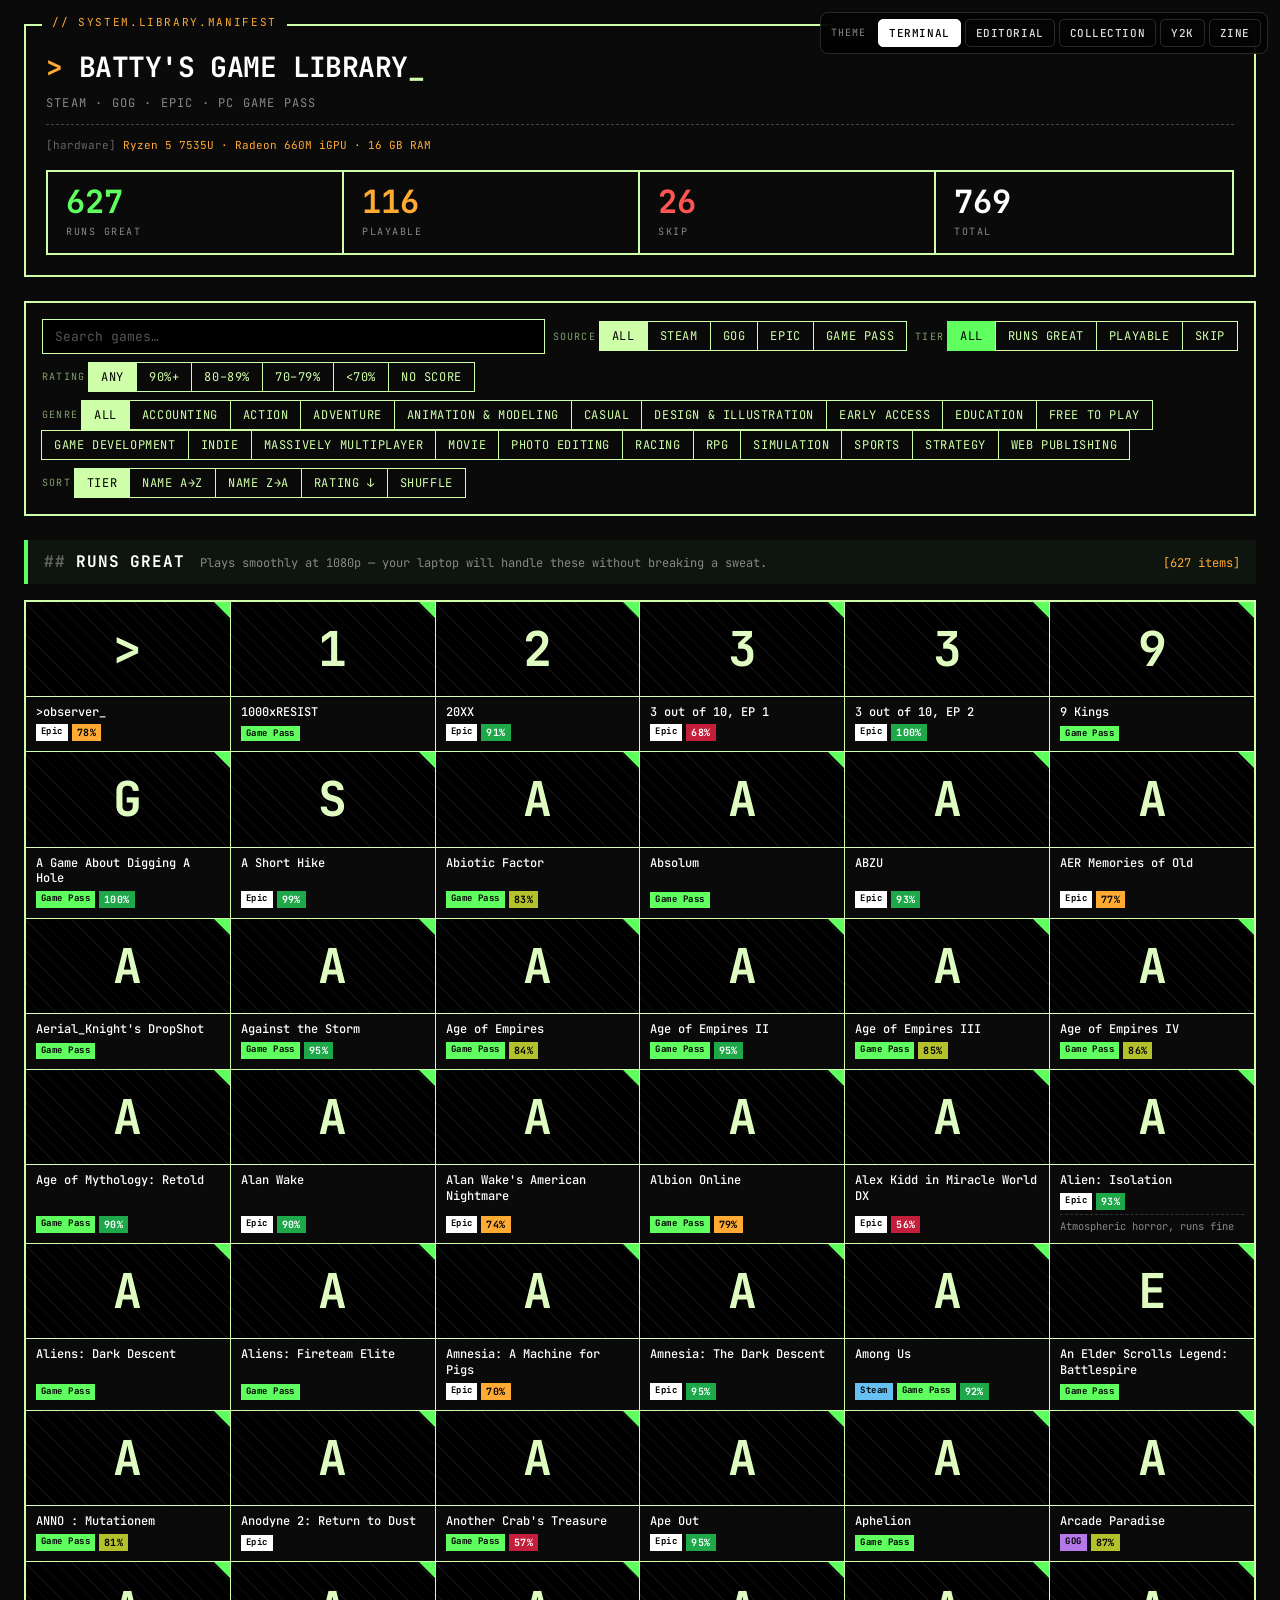
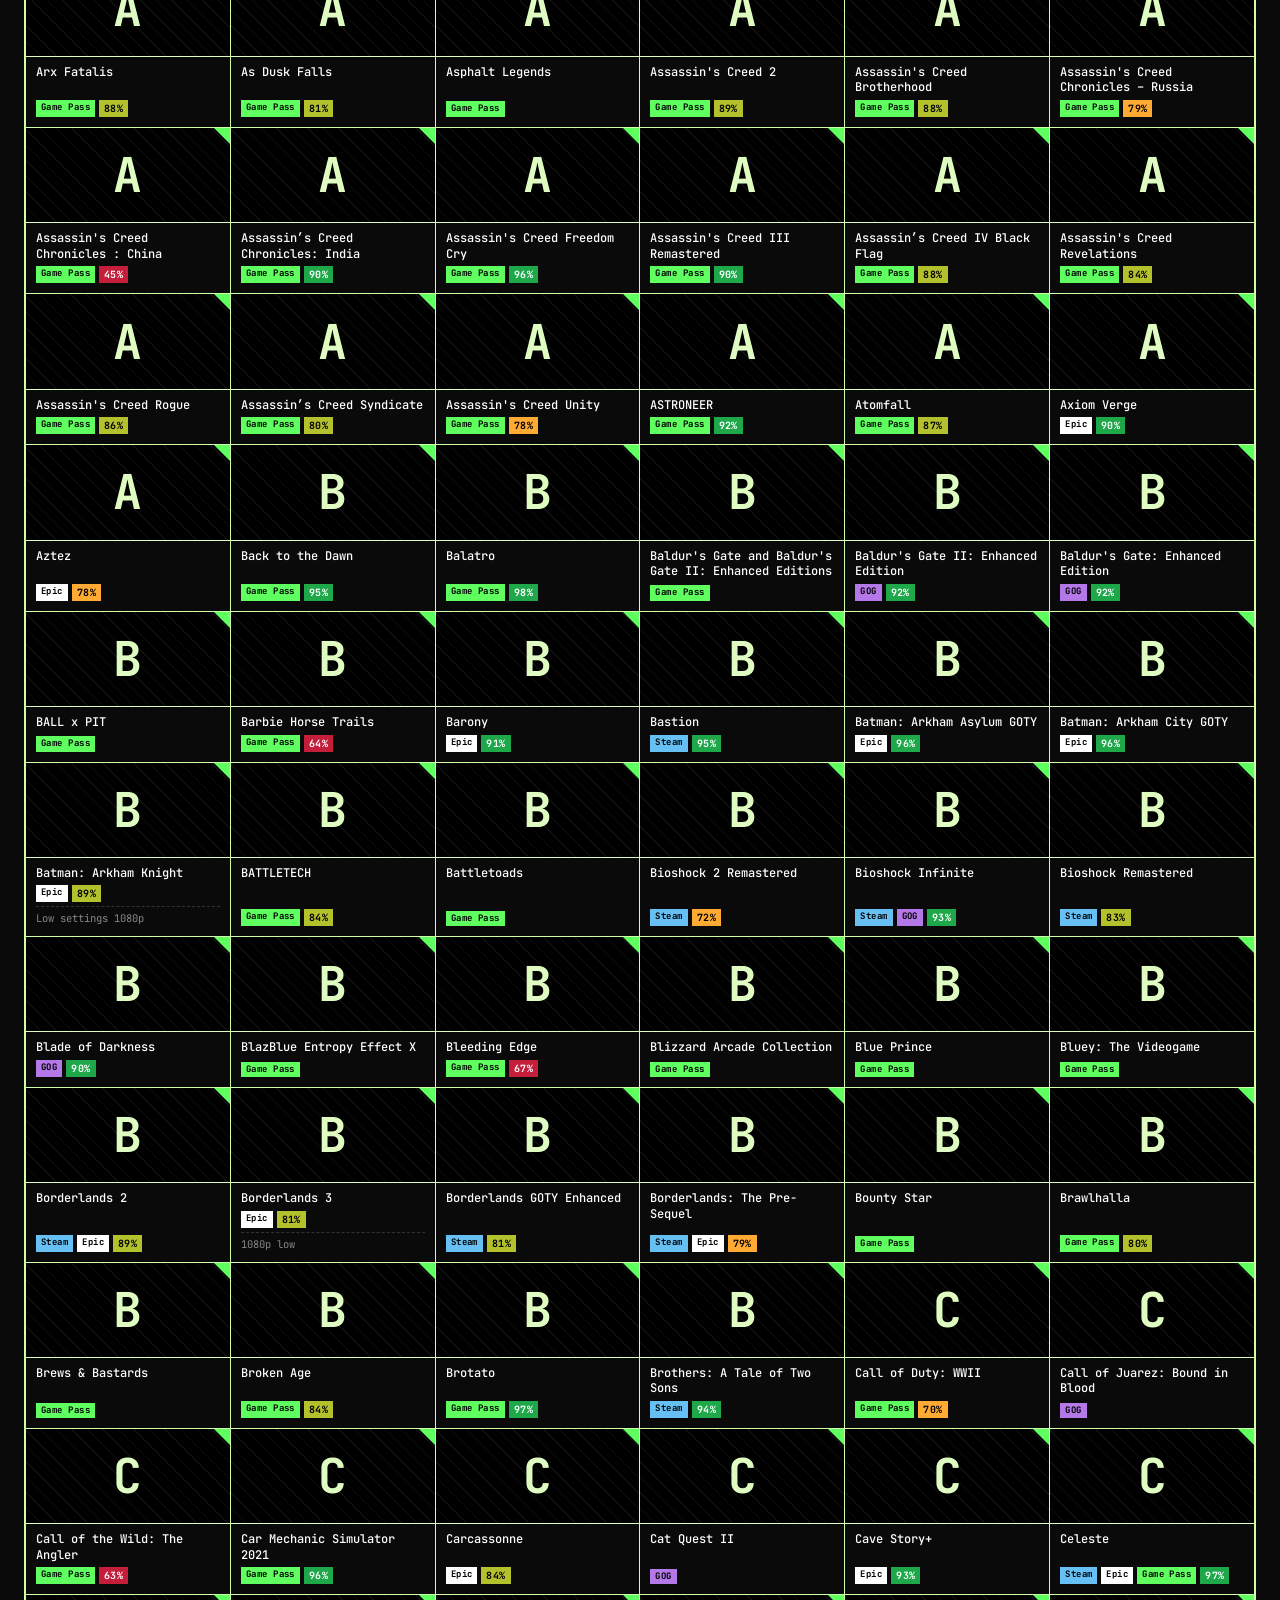
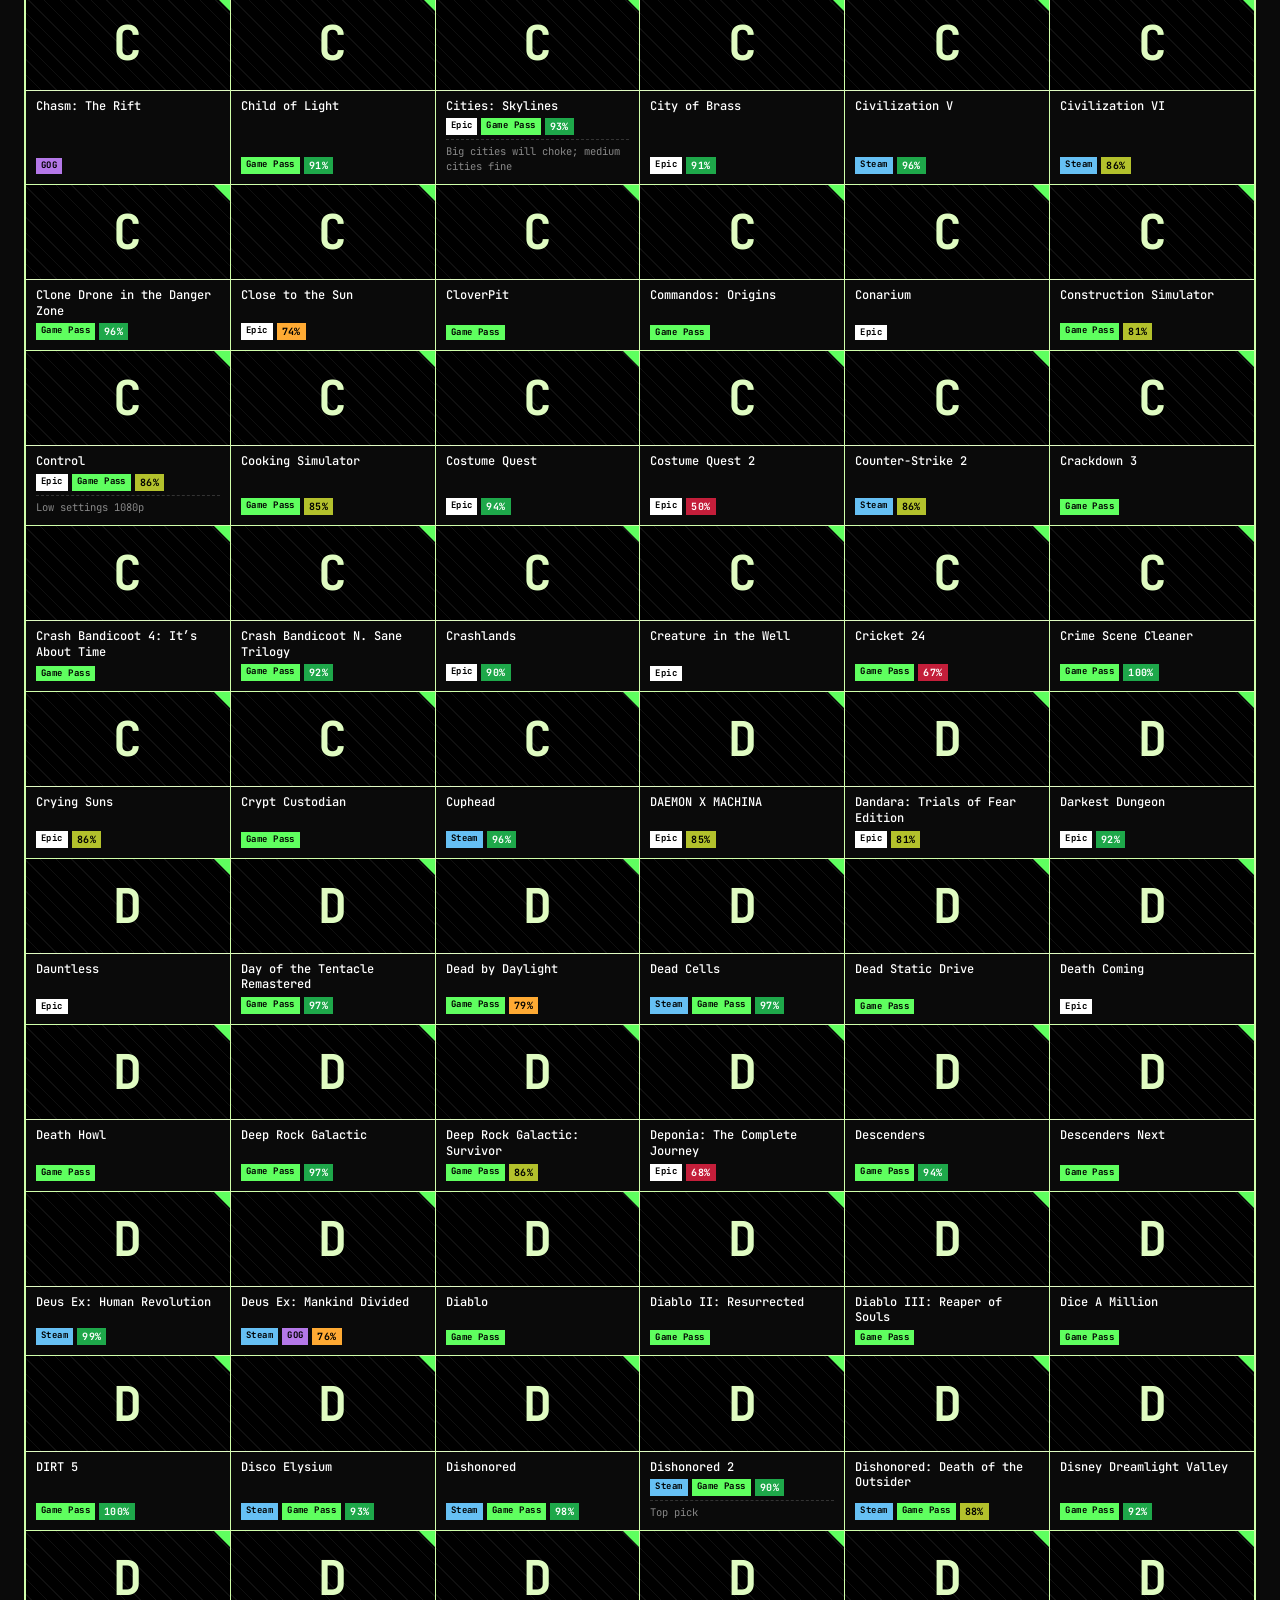
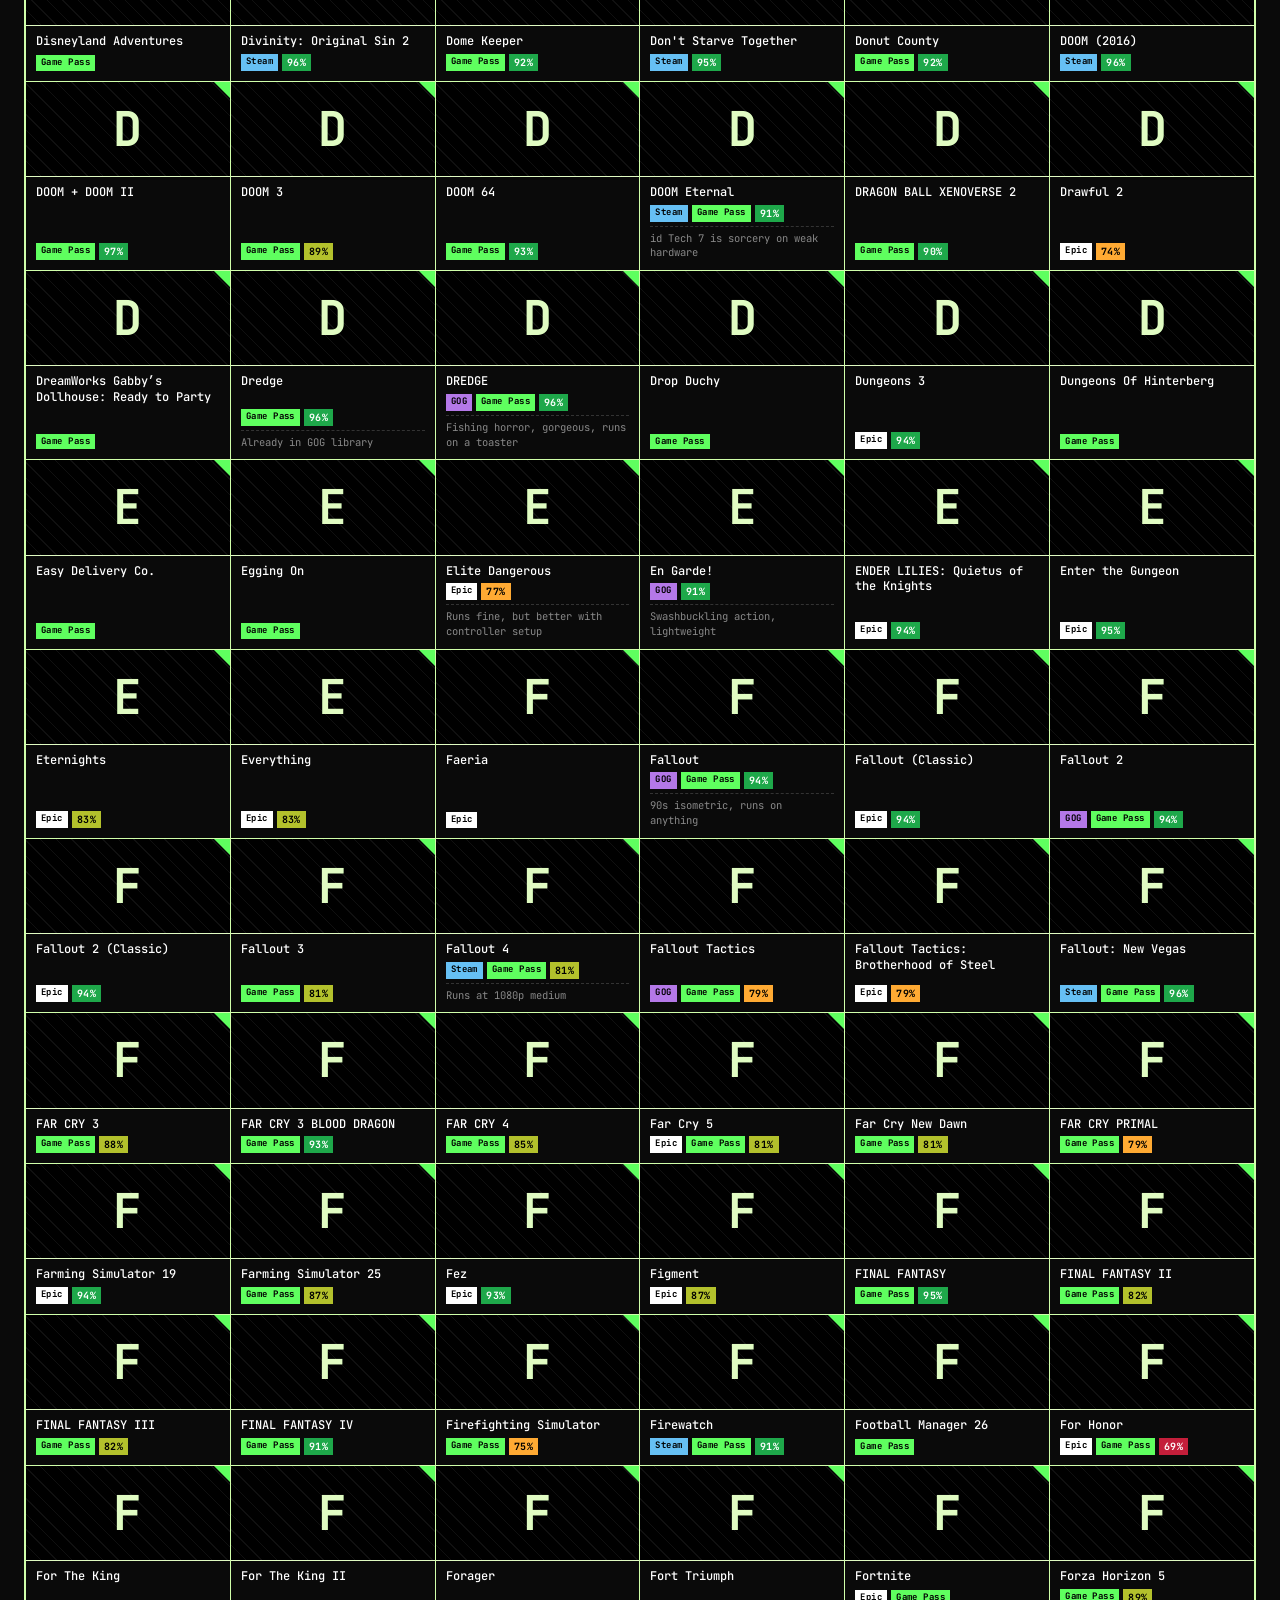
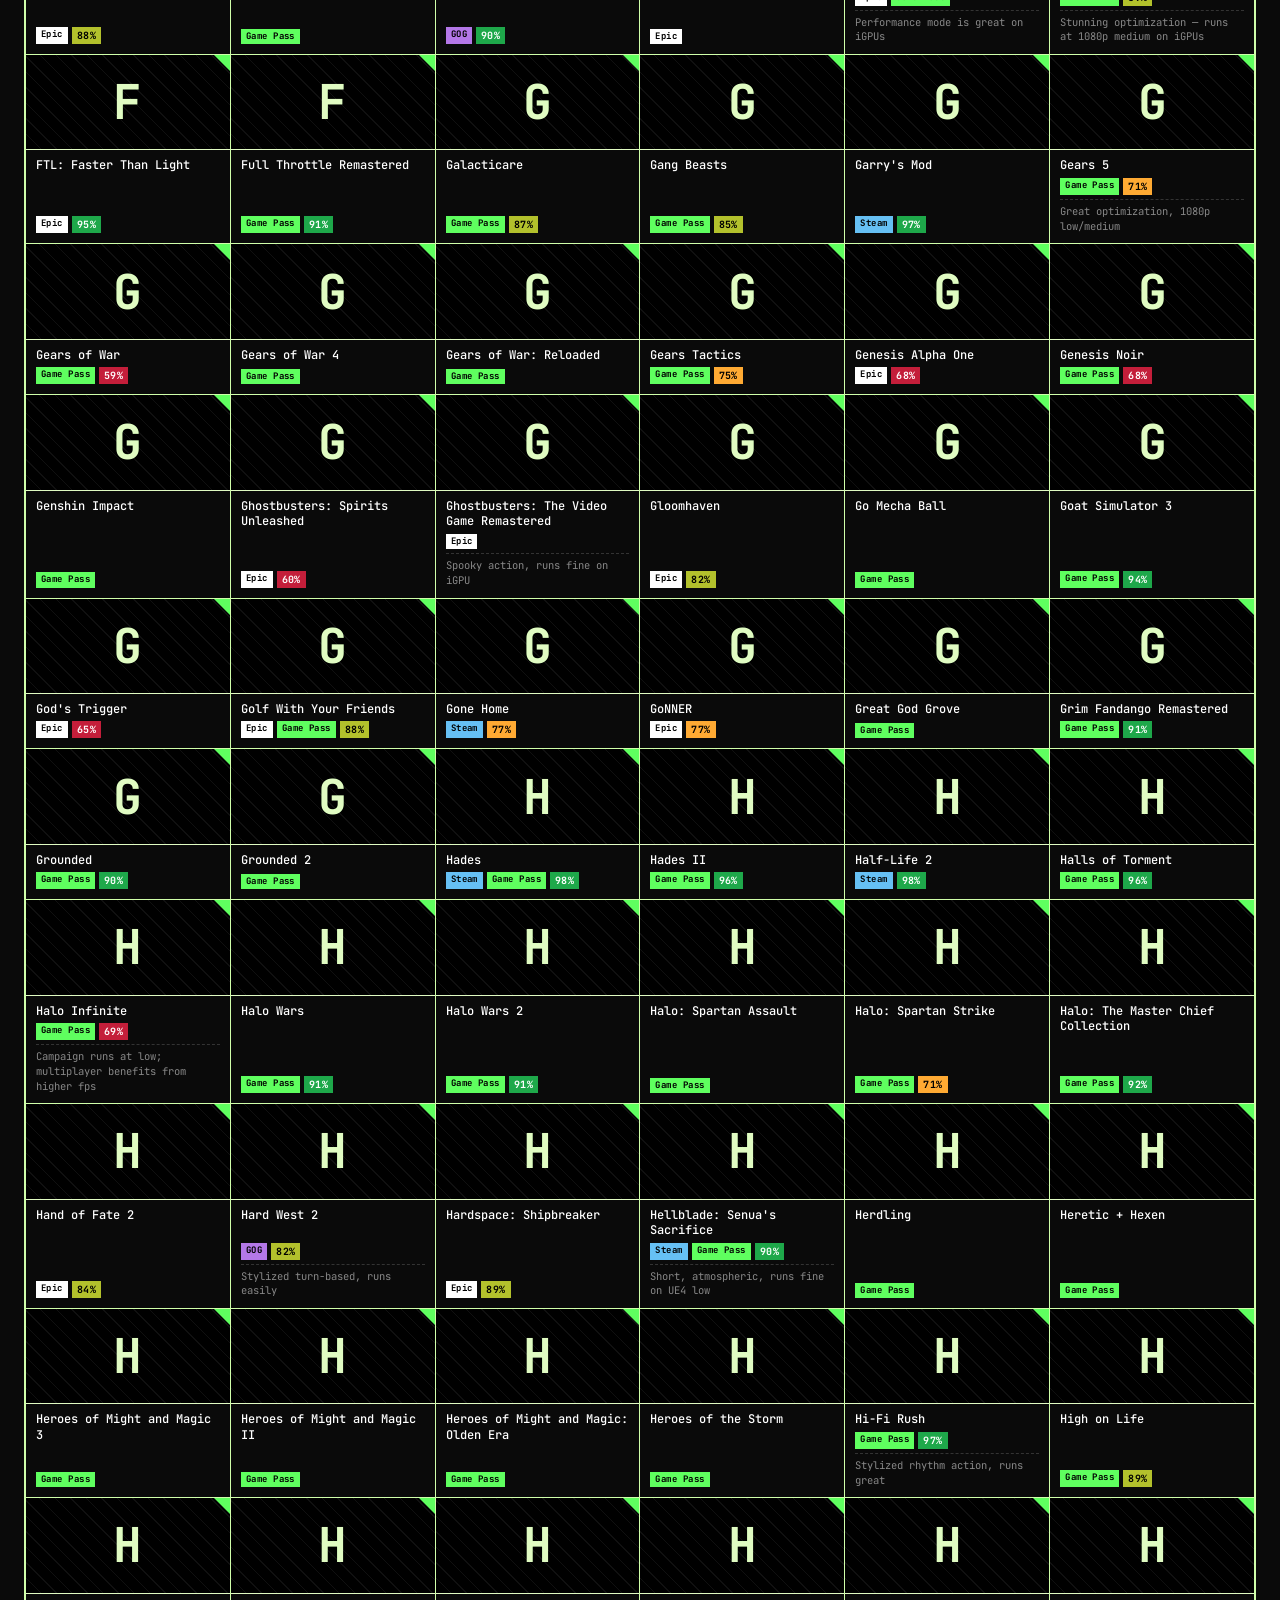
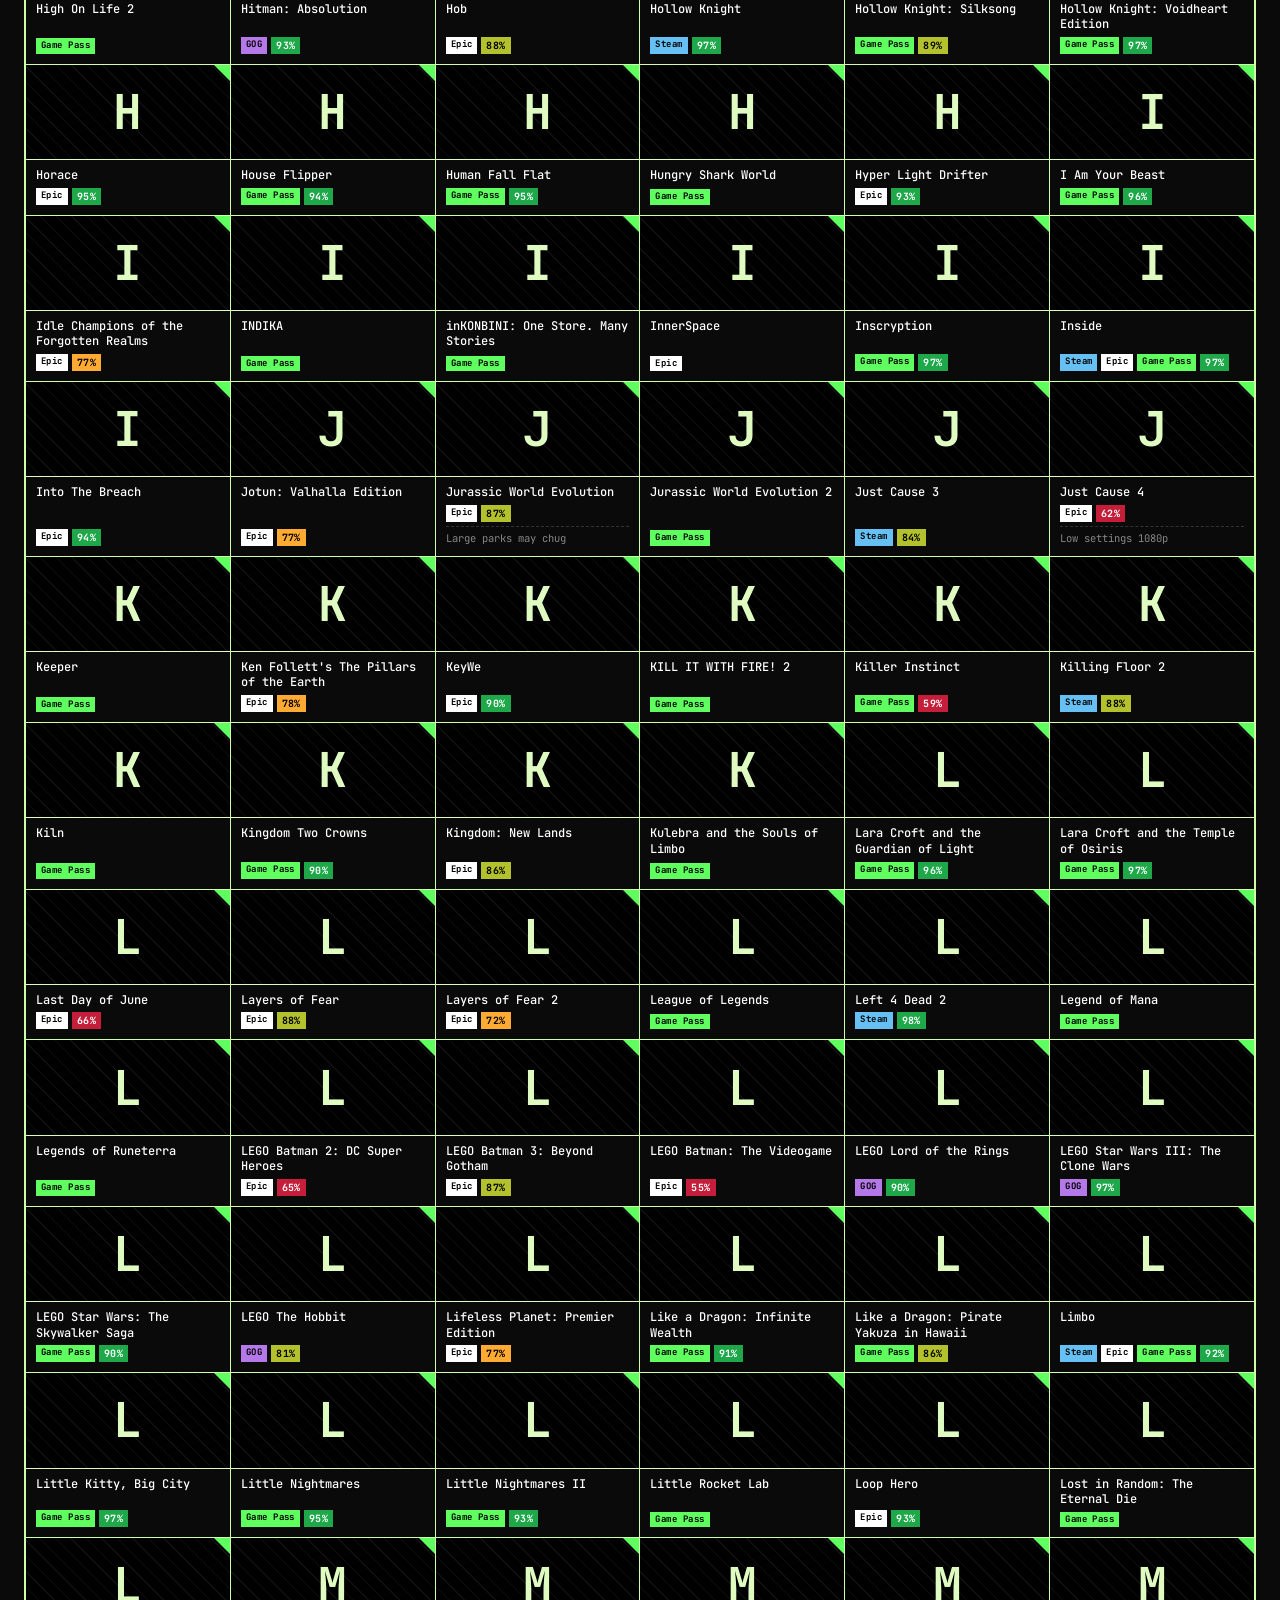
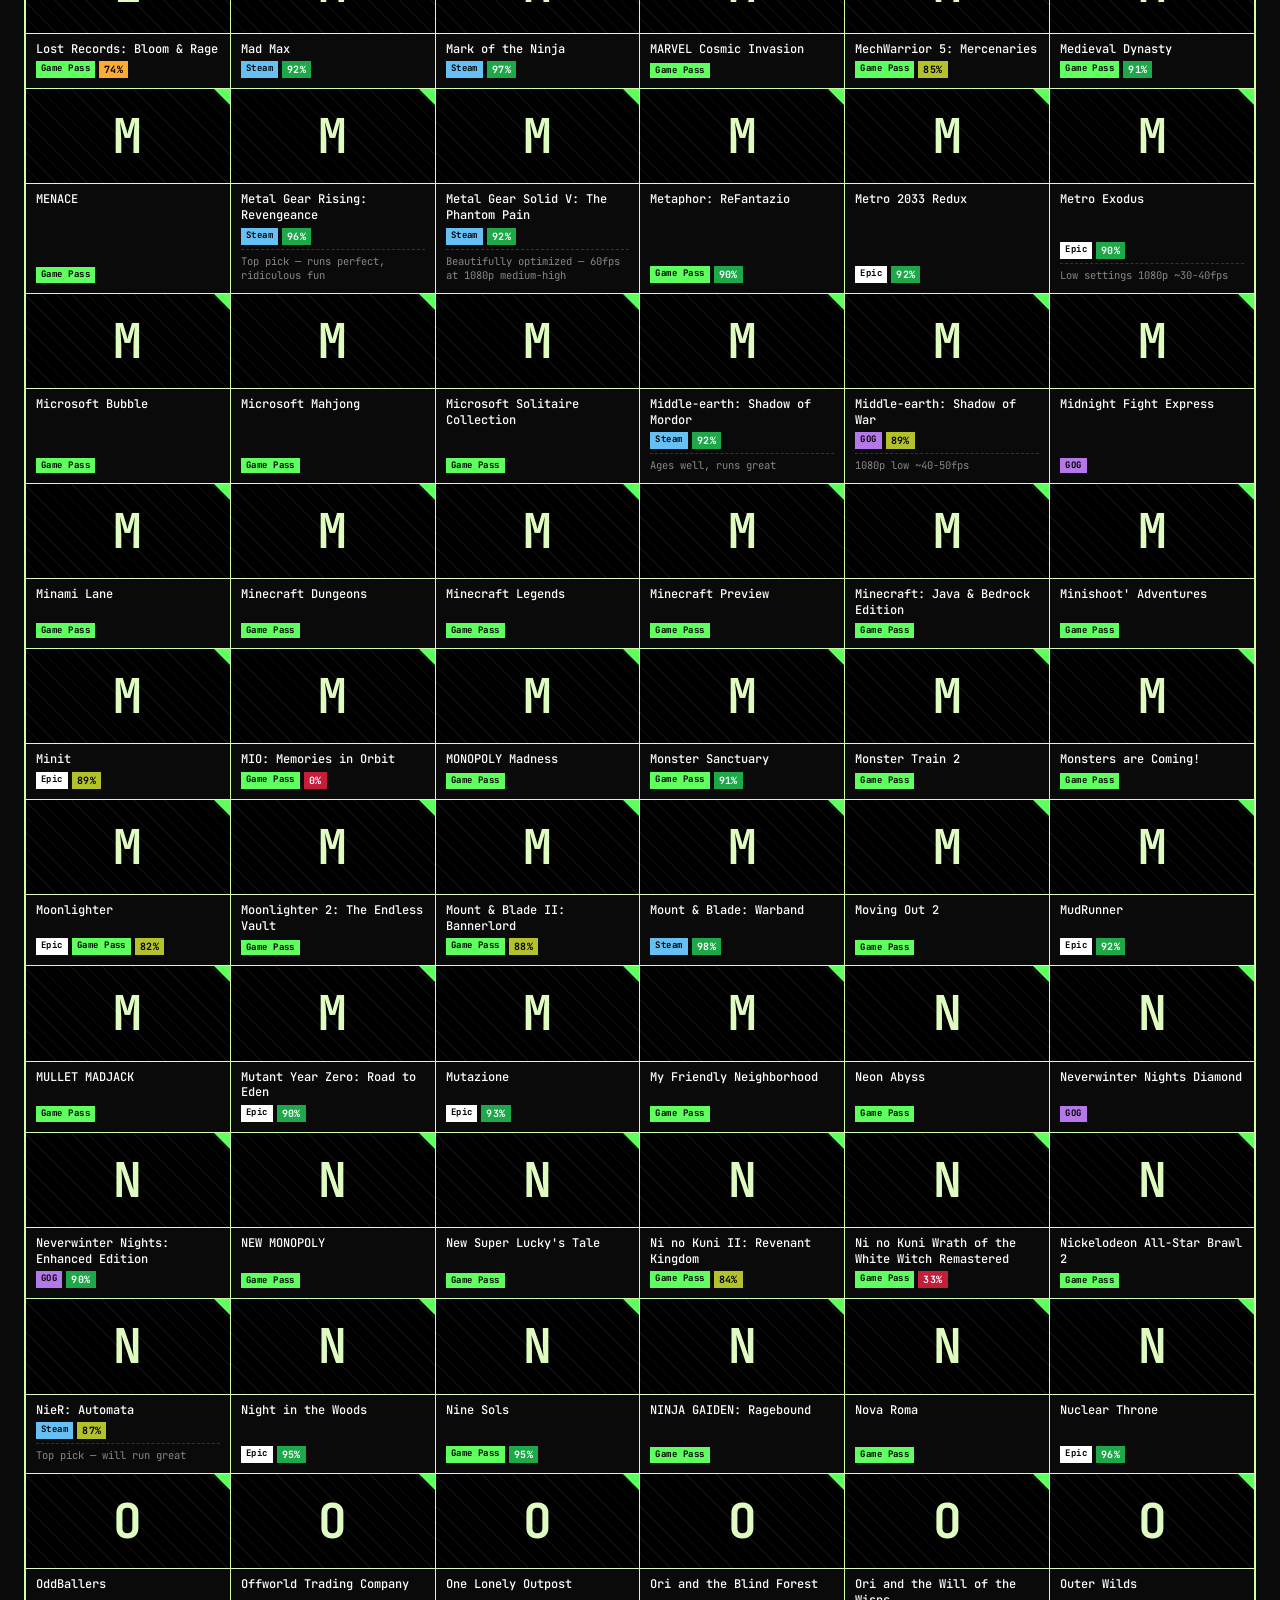
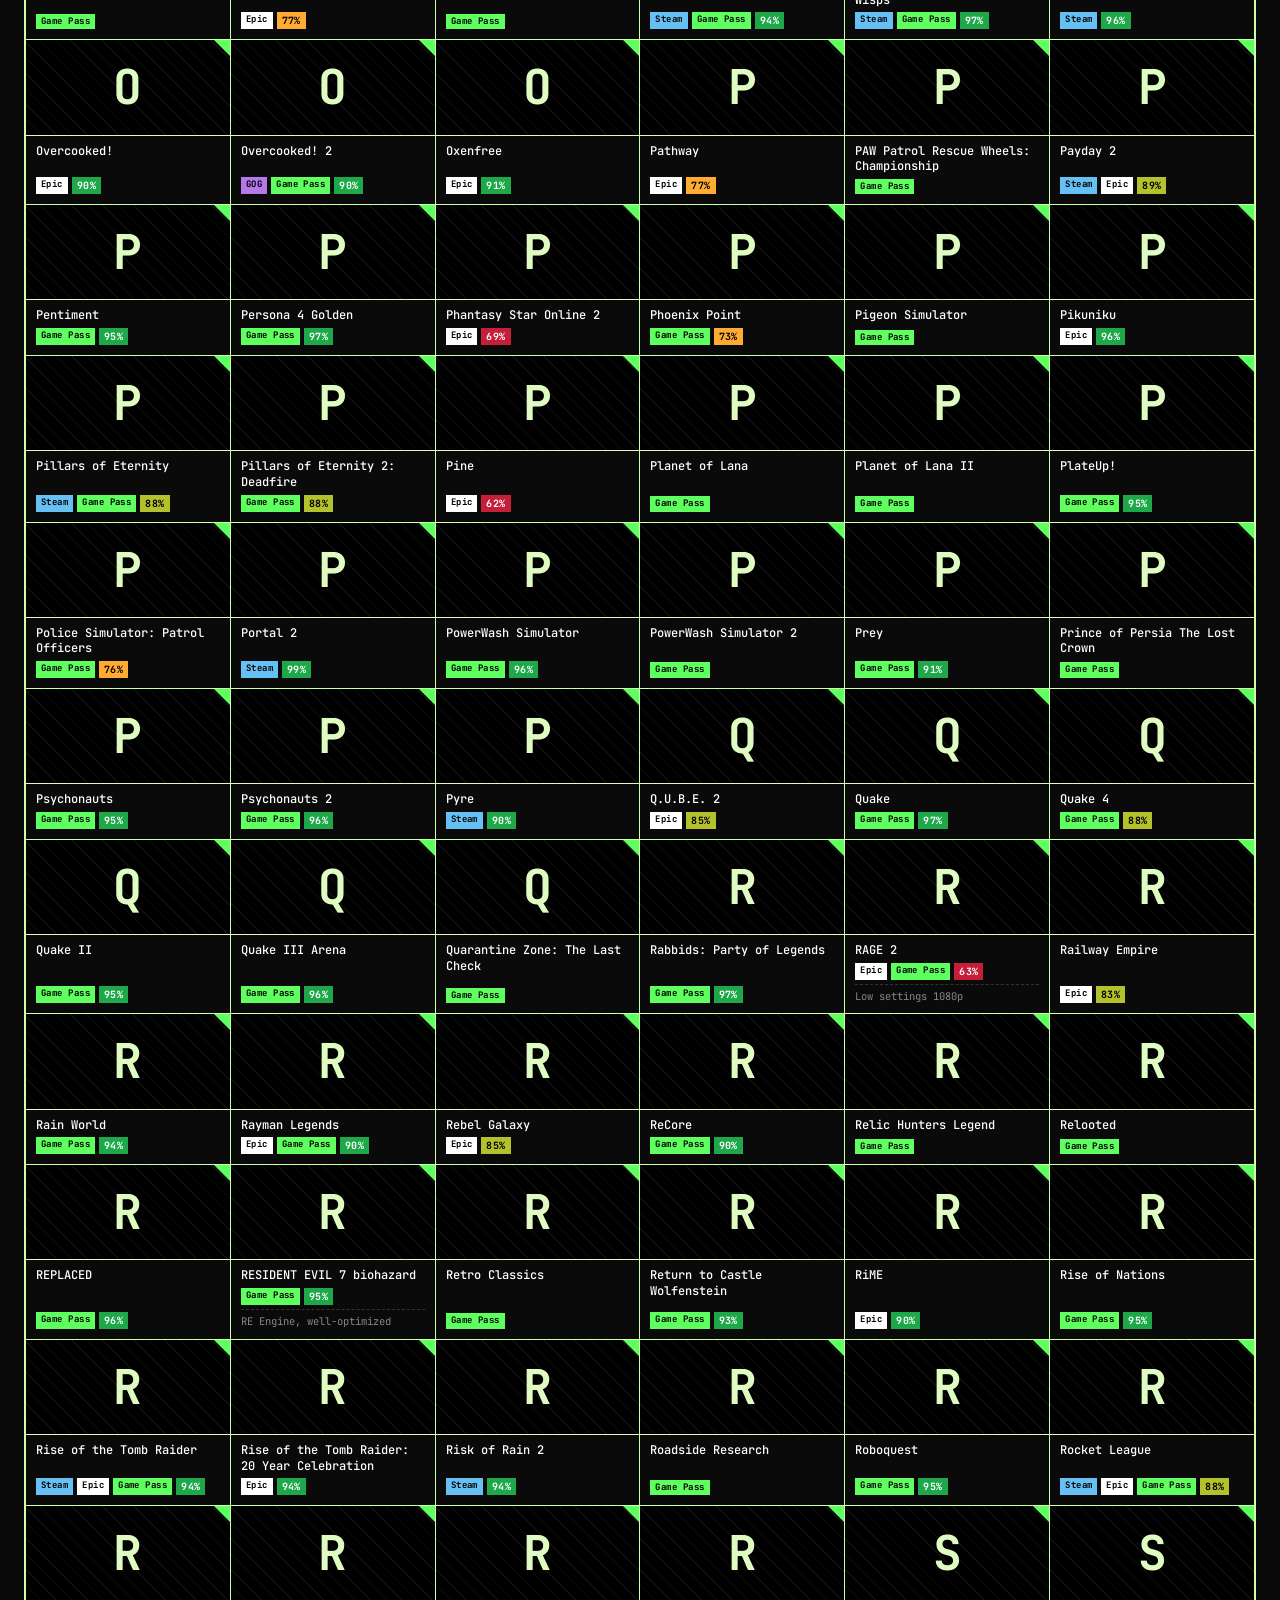
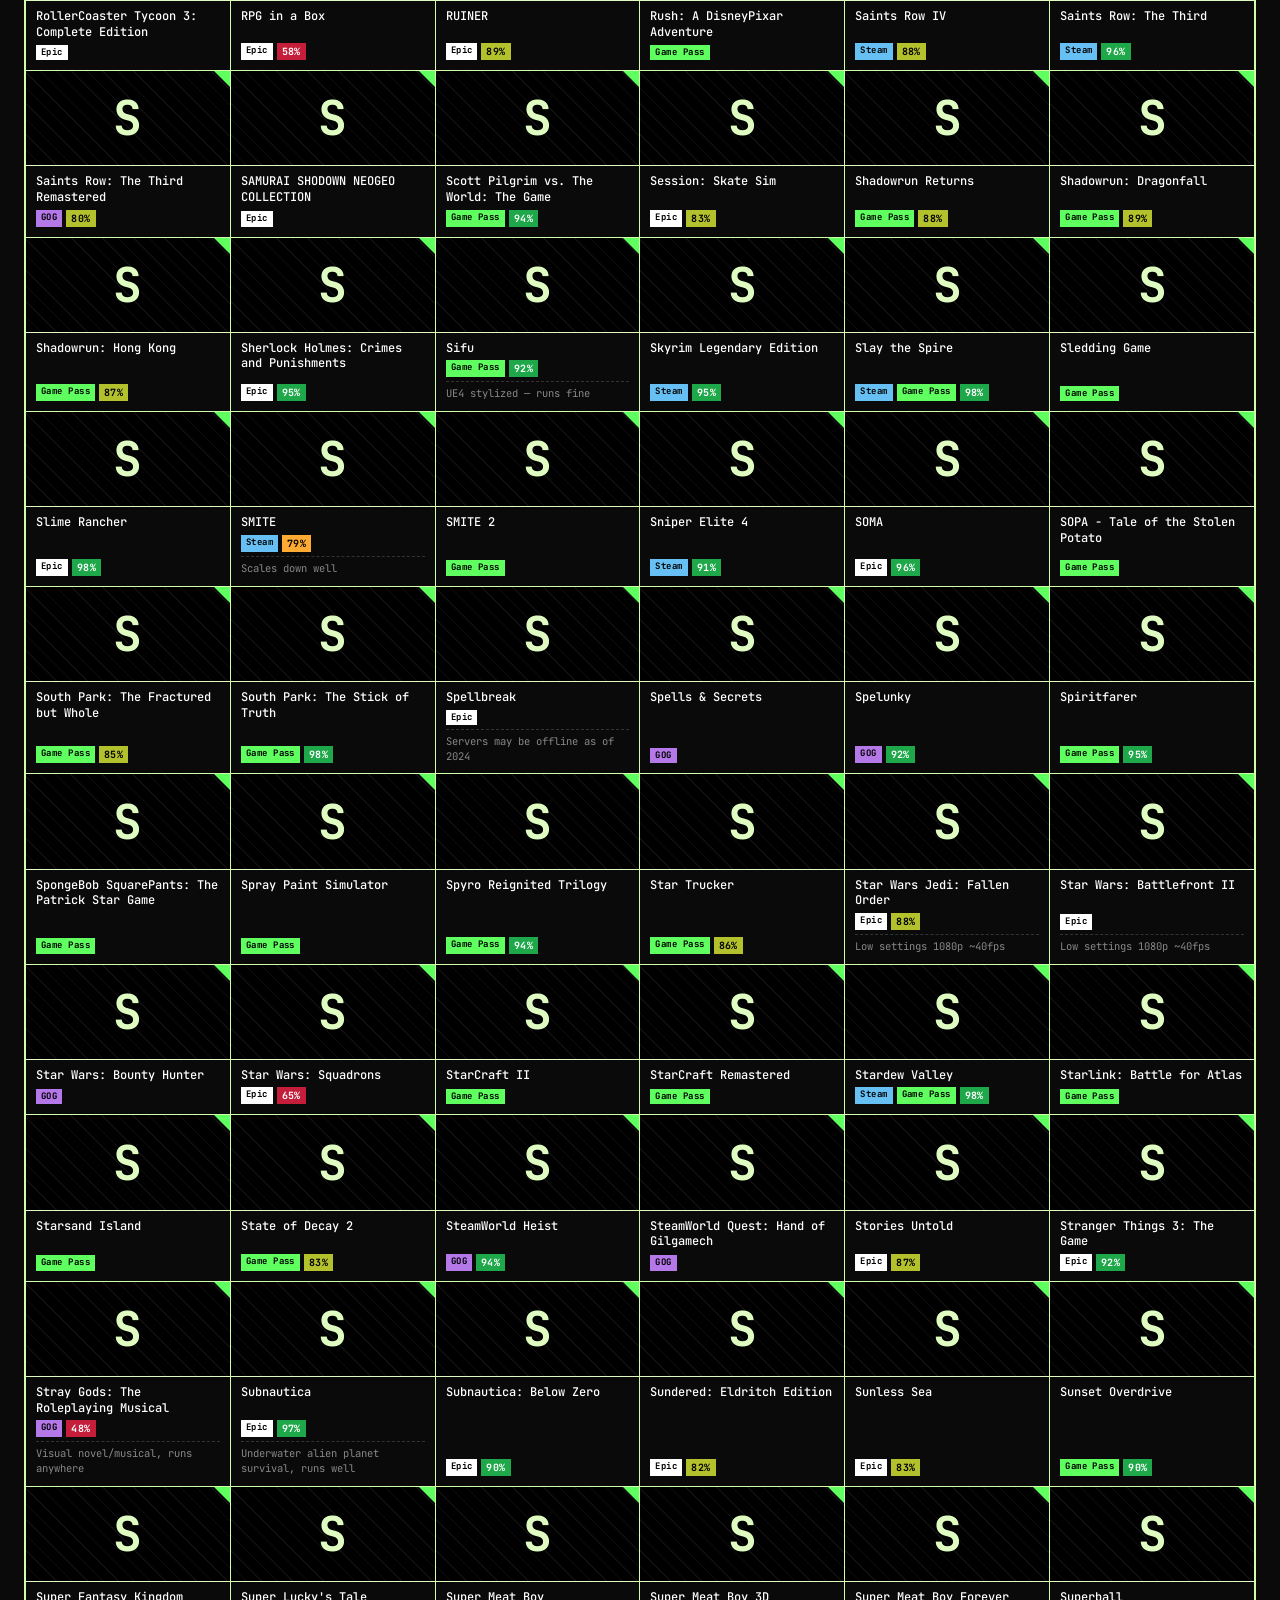
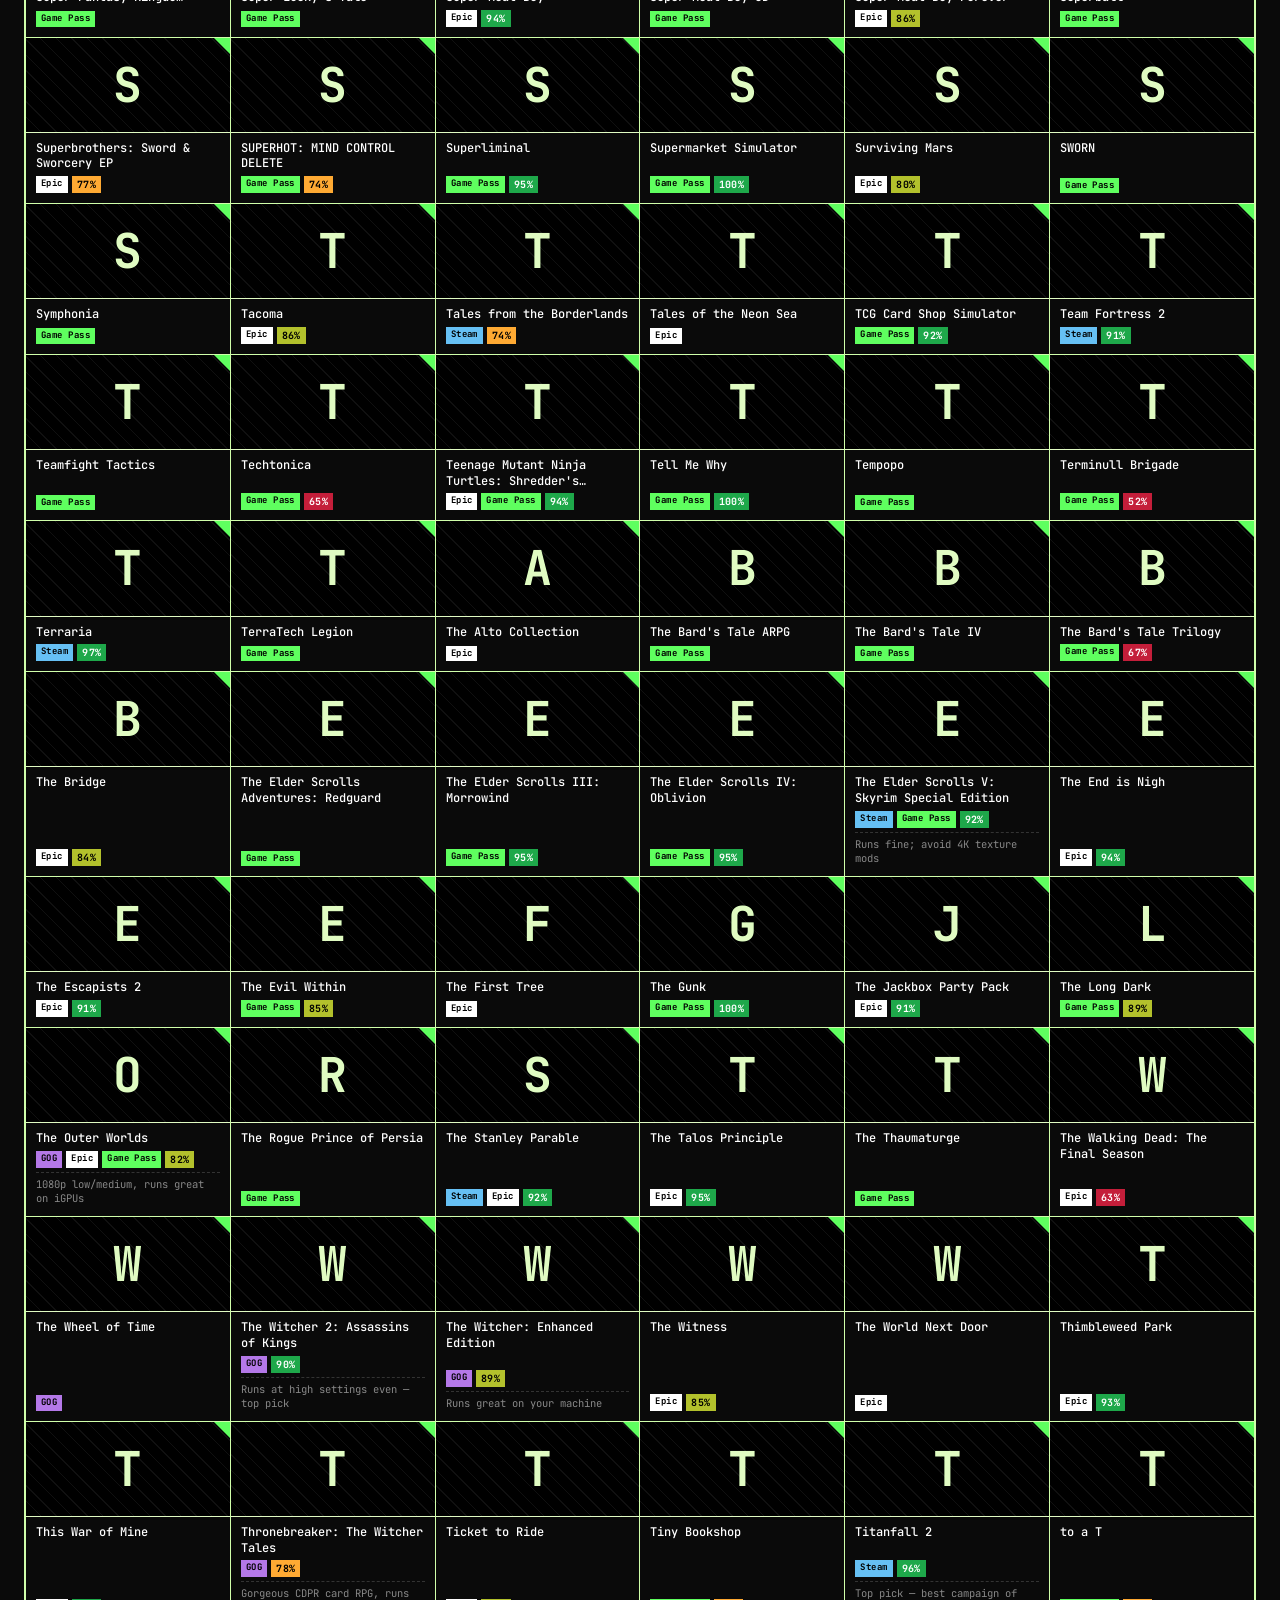
<file: projects/games/index.html>
﻿<!DOCTYPE html>
<html lang="en" data-theme="brutalist">
<head>
<meta charset="UTF-8">
<meta name="viewport" content="width=device-width, initial-scale=1.0">
<title>Batty's Game Library</title>
<link rel="preconnect" href="https://fonts.googleapis.com">
<link rel="preconnect" href="https://fonts.gstatic.com" crossorigin>
<link href="https://fonts.googleapis.com/css2?family=JetBrains+Mono:wght@400;500;700&family=Playfair+Display:ital,wght@0,400;0,700;0,900;1,400&family=Inter:wght@400;500;600&family=VT323&family=Press+Start+2P&family=Space+Grotesk:wght@400;500;700&family=Caveat:wght@500;700&display=swap" rel="stylesheet">
<style>
/* ============================================================
   BASE LAYER — shared across all themes
   ============================================================ */
* { box-sizing: border-box; margin: 0; padding: 0; }
html, body { min-height: 100vh; }
body { transition: background 0.3s, color 0.3s; }
.hidden { display: none !important; }

/* Shared rating badge — themes may override. Pico-bands keyed by data-band. */
.rating {
  display: inline-flex; align-items: center; justify-content: center;
  font-family: 'JetBrains Mono', monospace; font-weight: 700; font-size: 10px;
  padding: 1px 5px; letter-spacing: 0.04em;
  background: #444; color: #fff; border-radius: 0;
}
.rating[data-band="hi"]  { background: #1ea84a; color: #fff; }
.rating[data-band="ok"]  { background: #b3c12c; color: #000; }
.rating[data-band="mid"] { background: #ffaa33; color: #000; }
.rating[data-band="lo"]  { background: #c41e3a; color: #fff; }
.rating[data-band="na"]  { background: #2a2a2a; color: #888; }

/* Sort chip inherits .chip styling from each theme; the layout-flat modifier hides tier head + lifts grid out. */
.tier.flat .tier-head { display: none; }
.tier.flat { margin-bottom: 0; }
.label-group {
  display: inline-flex; align-items: center; gap: 6px;
  font-size: 10px; text-transform: uppercase; letter-spacing: 0.12em; opacity: 0.6;
  padding-right: 4px;
}

/* ============================================================
   THEME 1: BRUTALIST / TERMINAL
   ============================================================ */
[data-theme="brutalist"] body {
  background: #0a0a0a;
  color: #d0ffaa;
  font-family: 'JetBrains Mono', 'Courier New', monospace;
  font-size: 14px;
  line-height: 1.5;
  padding: 0;
}
[data-theme="brutalist"] .wrap { max-width: 1400px; margin: 0 auto; padding: 24px; }
[data-theme="brutalist"] header { border: 2px solid #d0ffaa; padding: 20px; margin-bottom: 24px; position: relative; }
[data-theme="brutalist"] header::before {
  content: "// SYSTEM.LIBRARY.MANIFEST"; position: absolute; top: -12px; left: 16px;
  background: #0a0a0a; padding: 0 10px; font-size: 11px; letter-spacing: 0.15em; color: #ffaa33;
}
[data-theme="brutalist"] h1 {
  font-family: 'JetBrains Mono', monospace; font-size: 28px; font-weight: 700;
  letter-spacing: -0.02em; color: #ffffff; text-transform: uppercase;
}
[data-theme="brutalist"] h1::before { content: "> "; color: #ffaa33; }
[data-theme="brutalist"] h1::after { content: "_"; color: #d0ffaa; animation: blink 1s steps(1) infinite; }
@keyframes blink { 50% { opacity: 0; } }
[data-theme="brutalist"] .sub { color: #888; font-size: 12px; margin-top: 6px; letter-spacing: 0.1em; text-transform: uppercase; }
[data-theme="brutalist"] .specs { color: #ffaa33; font-size: 11px; margin-top: 12px; padding-top: 12px; border-top: 1px dashed #444; }
[data-theme="brutalist"] .specs::before { content: "[hardware] "; color: #666; }
[data-theme="brutalist"] .stats {
  display: grid; grid-template-columns: repeat(4, 1fr); gap: 0;
  border: 2px solid #d0ffaa; margin-top: 16px;
}
[data-theme="brutalist"] .stat {
  border-right: 2px solid #d0ffaa; padding: 14px 18px;
}
[data-theme="brutalist"] .stat:last-child { border-right: none; }
[data-theme="brutalist"] .stat-num { font-size: 32px; font-weight: 700; color: #ffffff; line-height: 1; }
[data-theme="brutalist"] .stat-label { font-size: 10px; color: #888; text-transform: uppercase; letter-spacing: 0.15em; margin-top: 6px; }
[data-theme="brutalist"] .stat-runs .stat-num { color: #5fff5f; }
[data-theme="brutalist"] .stat-play .stat-num { color: #ffaa33; }
[data-theme="brutalist"] .stat-skip .stat-num { color: #ff5555; }

[data-theme="brutalist"] .controls {
  display: flex; flex-wrap: wrap; gap: 8px; margin-bottom: 24px;
  padding: 16px; border: 2px solid #d0ffaa; align-items: center;
}
[data-theme="brutalist"] .search {
  flex: 1; min-width: 220px; background: #000; border: 1px solid #d0ffaa;
  color: #d0ffaa; padding: 8px 12px; font-family: inherit; font-size: 13px;
}
[data-theme="brutalist"] .search::placeholder { color: #555; }
[data-theme="brutalist"] .search:focus { outline: none; border-color: #ffaa33; box-shadow: 0 0 0 1px #ffaa33; }
[data-theme="brutalist"] .filter-group { display: flex; gap: 0; flex-wrap: wrap; }
[data-theme="brutalist"] .chip {
  background: transparent; border: 1px solid #d0ffaa; color: #d0ffaa;
  padding: 6px 12px; font-family: inherit; font-size: 12px; cursor: pointer;
  text-transform: uppercase; letter-spacing: 0.05em;
  border-radius: 0; margin-left: -1px;
}
[data-theme="brutalist"] .chip:hover { background: #d0ffaa11; }
[data-theme="brutalist"] .chip.active { background: #d0ffaa; color: #000; }
[data-theme="brutalist"] .chip.tier-runs.active { background: #5fff5f; border-color: #5fff5f; color: #000; }
[data-theme="brutalist"] .chip.tier-play.active { background: #ffaa33; border-color: #ffaa33; color: #000; }
[data-theme="brutalist"] .chip.tier-skip.active { background: #ff5555; border-color: #ff5555; color: #000; }

[data-theme="brutalist"] .tier { margin-bottom: 32px; }
[data-theme="brutalist"] .tier-head {
  display: flex; align-items: baseline; gap: 16px; margin-bottom: 16px;
  padding: 10px 16px; border-left: 4px solid;
}
[data-theme="brutalist"] .tier-runs .tier-head { border-left-color: #5fff5f; background: #5fff5f0a; }
[data-theme="brutalist"] .tier-play .tier-head { border-left-color: #ffaa33; background: #ffaa330a; }
[data-theme="brutalist"] .tier-skip .tier-head { border-left-color: #ff5555; background: #ff55550a; }
[data-theme="brutalist"] .tier-head h2 { font-family: inherit; font-size: 16px; font-weight: 700; text-transform: uppercase; color: #fff; letter-spacing: 0.05em; }
[data-theme="brutalist"] .tier-head h2::before { content: "## "; color: #666; }
[data-theme="brutalist"] .tier-head .desc { color: #888; font-size: 12px; flex: 1; }
[data-theme="brutalist"] .tier-head .count { color: #ffaa33; font-size: 12px; }
[data-theme="brutalist"] .tier-head .count::before { content: "["; }
[data-theme="brutalist"] .tier-head .count::after { content: " items]"; }

[data-theme="brutalist"] .grid {
  display: grid; grid-template-columns: repeat(auto-fill, minmax(190px, 1fr)); gap: 1px;
  background: #d0ffaa; border: 2px solid #d0ffaa;
}
[data-theme="brutalist"] .card {
  background: #0a0a0a; padding: 0; display: flex; flex-direction: column;
  position: relative; border-radius: 0;
}
[data-theme="brutalist"] .card:hover { background: #1a1a1a; }
[data-theme="brutalist"] .cover {
  aspect-ratio: 460/215; background: #000 center/cover no-repeat;
  filter: contrast(1.1) saturate(0.7);
  border-bottom: 1px solid #d0ffaa;
}
[data-theme="brutalist"] .cover.no-img {
  display: flex; align-items: center; justify-content: center;
  background: repeating-linear-gradient(45deg, #0a0a0a, #0a0a0a 10px, #1a1a1a 10px, #1a1a1a 11px);
}
[data-theme="brutalist"] .cover.no-img::after {
  content: attr(data-letter); font-family: inherit; font-size: 48px; font-weight: 700; color: #d0ffaa;
}
[data-theme="brutalist"] .card-body { padding: 8px 10px 10px; gap: 4px; display: flex; flex-direction: column; flex: 1; }
[data-theme="brutalist"] .name {
  font-size: 12px; font-weight: 500; color: #fff; line-height: 1.3;
  display: -webkit-box; -webkit-line-clamp: 2; -webkit-box-orient: vertical; overflow: hidden;
}
[data-theme="brutalist"] .meta { display: flex; gap: 4px; flex-wrap: wrap; margin-top: auto; }
[data-theme="brutalist"] .src { font-size: 9px; padding: 1px 5px; font-family: inherit; font-weight: 700; letter-spacing: 0.05em; }
[data-theme="brutalist"] .src-steam { background: #66c0f4; color: #000; }
[data-theme="brutalist"] .src-epic { background: #fff; color: #000; }
[data-theme="brutalist"] .src-gog { background: #b478e8; color: #000; }
[data-theme="brutalist"] .src-gamepass { background: #5fff5f; color: #000; }
[data-theme="brutalist"] .note { font-size: 10.5px; color: #888; line-height: 1.4; padding-top: 4px; border-top: 1px dashed #333; }
[data-theme="brutalist"] .badge-tier { display: none; }
[data-theme="brutalist"] .card::before {
  content: ""; position: absolute; top: 0; right: 0; width: 0; height: 0; z-index: 2;
  border-style: solid; border-width: 0 16px 16px 0;
}
[data-theme="brutalist"] .card[data-tier="runs"]::before { border-color: transparent #5fff5f transparent transparent; }
[data-theme="brutalist"] .card[data-tier="play"]::before { border-color: transparent #ffaa33 transparent transparent; }
[data-theme="brutalist"] .card[data-tier="skip"]::before { border-color: transparent #ff5555 transparent transparent; }

[data-theme="brutalist"] footer {
  margin-top: 48px; padding: 16px; border: 1px dashed #444;
  color: #666; font-size: 11px; text-align: center; text-transform: uppercase; letter-spacing: 0.1em;
}

/* ============================================================
   THEME 2: MAGAZINE / EDITORIAL
   ============================================================ */
[data-theme="magazine"] body {
  background: #f4f1ea;
  color: #1a1815;
  font-family: 'Inter', -apple-system, sans-serif;
  font-size: 15px;
  line-height: 1.6;
}
[data-theme="magazine"] .wrap { max-width: 1280px; margin: 0 auto; padding: 48px 32px 80px; }
[data-theme="magazine"] header {
  border-bottom: 3px double #1a1815; padding-bottom: 32px; margin-bottom: 40px;
  position: relative;
}
[data-theme="magazine"] header::before {
  content: "VOL. I — ISSUE 01"; position: absolute; top: 0; right: 0;
  font-family: 'Playfair Display', serif; font-style: italic;
  font-size: 13px; letter-spacing: 0.2em; color: #8b6f47;
}
[data-theme="magazine"] h1 {
  font-family: 'Playfair Display', Georgia, serif; font-size: 64px; font-weight: 900;
  letter-spacing: -0.03em; line-height: 0.95; color: #1a1815;
  margin-top: 24px;
}
[data-theme="magazine"] .sub {
  font-family: 'Playfair Display', serif; font-style: italic; font-size: 20px;
  color: #8b6f47; margin-top: 12px; font-weight: 400;
}
[data-theme="magazine"] .specs {
  margin-top: 20px; font-family: 'JetBrains Mono', monospace;
  font-size: 11px; letter-spacing: 0.1em; color: #6b5d4a; text-transform: uppercase;
}
[data-theme="magazine"] .stats {
  display: grid; grid-template-columns: repeat(4, 1fr); gap: 0;
  margin-top: 32px; border-top: 1px solid #1a1815; border-bottom: 1px solid #1a1815;
}
[data-theme="magazine"] .stat { padding: 20px; border-right: 1px solid #1a1815; }
[data-theme="magazine"] .stat:last-child { border-right: none; }
[data-theme="magazine"] .stat-num {
  font-family: 'Playfair Display', serif; font-size: 44px; font-weight: 900;
  color: #1a1815; line-height: 1;
}
[data-theme="magazine"] .stat-label {
  font-family: 'JetBrains Mono', monospace; font-size: 10px; text-transform: uppercase;
  letter-spacing: 0.2em; color: #8b6f47; margin-top: 8px;
}
[data-theme="magazine"] .stat-runs .stat-num { color: #2d5a3f; }
[data-theme="magazine"] .stat-play .stat-num { color: #a86b1f; }
[data-theme="magazine"] .stat-skip .stat-num { color: #8b2926; }

[data-theme="magazine"] .controls {
  display: flex; flex-wrap: wrap; gap: 16px; margin-bottom: 40px;
  padding: 20px 0; border-top: 1px solid #d4ccba; border-bottom: 1px solid #d4ccba;
  align-items: center;
}
[data-theme="magazine"] .search {
  flex: 1; min-width: 240px; background: transparent; border: none;
  border-bottom: 1px solid #1a1815; color: #1a1815; padding: 8px 4px;
  font-family: 'Playfair Display', serif; font-style: italic; font-size: 18px;
}
[data-theme="magazine"] .search::placeholder { color: #b5a890; }
[data-theme="magazine"] .search:focus { outline: none; border-bottom-color: #8b2926; border-bottom-width: 2px; }
[data-theme="magazine"] .filter-group { display: flex; gap: 8px; flex-wrap: wrap; }
[data-theme="magazine"] .chip {
  background: transparent; border: 1px solid #1a1815; color: #1a1815;
  padding: 6px 14px; border-radius: 999px; font-size: 12px; cursor: pointer;
  font-family: inherit; font-weight: 500;
  transition: background 0.15s;
}
[data-theme="magazine"] .chip:hover { background: #1a181510; }
[data-theme="magazine"] .chip.active { background: #1a1815; color: #f4f1ea; }

[data-theme="magazine"] .tier { margin-bottom: 64px; }
[data-theme="magazine"] .tier-head {
  display: flex; align-items: baseline; gap: 20px; margin-bottom: 32px;
  padding-bottom: 12px; border-bottom: 1px solid #1a1815;
}
[data-theme="magazine"] .tier-head h2 {
  font-family: 'Playfair Display', serif; font-size: 36px; font-weight: 900;
  color: #1a1815; letter-spacing: -0.02em; line-height: 1;
}
[data-theme="magazine"] .tier-head h2::before {
  display: inline-block; width: 14px; height: 14px; border-radius: 50%;
  margin-right: 14px; vertical-align: middle; content: "";
}
[data-theme="magazine"] .tier-runs .tier-head h2::before { background: #2d5a3f; }
[data-theme="magazine"] .tier-play .tier-head h2::before { background: #a86b1f; }
[data-theme="magazine"] .tier-skip .tier-head h2::before { background: #8b2926; }
[data-theme="magazine"] .tier-head .desc {
  font-family: 'Playfair Display', serif; font-style: italic; font-size: 16px;
  color: #6b5d4a; flex: 1;
}
[data-theme="magazine"] .tier-head .count {
  font-family: 'JetBrains Mono', monospace; font-size: 13px;
  color: #8b6f47; font-variant-numeric: tabular-nums;
}

[data-theme="magazine"] .grid {
  display: grid; grid-template-columns: repeat(auto-fill, minmax(200px, 1fr)); gap: 24px;
}
[data-theme="magazine"] .card {
  background: transparent; border-radius: 0; overflow: visible;
  display: flex; flex-direction: column; position: relative;
}
[data-theme="magazine"] .cover {
  aspect-ratio: 460/215; background: #d4ccba center/cover no-repeat;
  border-bottom: 2px solid #1a1815;
  filter: grayscale(0.15) contrast(1.05);
}
[data-theme="magazine"] .card:hover .cover { filter: grayscale(0) contrast(1.1); }
[data-theme="magazine"] .cover.no-img {
  display: flex; align-items: center; justify-content: center;
  background: #e8dfc8;
}
[data-theme="magazine"] .cover.no-img::after {
  content: attr(data-letter); font-family: 'Playfair Display', serif;
  font-size: 72px; font-style: italic; font-weight: 900; color: #8b6f47;
}
[data-theme="magazine"] .card-body { padding: 12px 0 0; gap: 6px; display: flex; flex-direction: column; flex: 1; }
[data-theme="magazine"] .name {
  font-family: 'Playfair Display', serif; font-size: 17px; font-weight: 700;
  line-height: 1.2; color: #1a1815;
  display: -webkit-box; -webkit-line-clamp: 2; -webkit-box-orient: vertical; overflow: hidden;
}
[data-theme="magazine"] .meta { display: flex; gap: 6px; flex-wrap: wrap; margin-top: 4px; }
[data-theme="magazine"] .src {
  font-family: 'JetBrains Mono', monospace; font-size: 9px; padding: 2px 6px;
  text-transform: uppercase; letter-spacing: 0.08em; font-weight: 500;
  border: 1px solid #1a1815; color: #1a1815; background: transparent;
}
[data-theme="magazine"] .note {
  font-family: 'Playfair Display', serif; font-style: italic; font-size: 13px;
  color: #6b5d4a; line-height: 1.4; margin-top: 4px;
}
[data-theme="magazine"] .badge-tier { display: none; }
[data-theme="magazine"] footer {
  margin-top: 64px; padding-top: 24px; border-top: 3px double #1a1815;
  color: #8b6f47; font-size: 12px; text-align: center;
  font-family: 'Playfair Display', serif; font-style: italic;
}

/* ============================================================
   THEME 3: TRADING CARD / COLLECTION
   ============================================================ */
[data-theme="cards"] body {
  background: #1a1530;
  background-image:
    radial-gradient(circle at 20% 10%, #4a2870 0%, transparent 40%),
    radial-gradient(circle at 80% 80%, #2a4a70 0%, transparent 40%),
    linear-gradient(180deg, #1a1530 0%, #0f0a20 100%);
  background-attachment: fixed;
  color: #f0e8ff;
  font-family: 'Space Grotesk', sans-serif;
  font-size: 14px; line-height: 1.5;
}
[data-theme="cards"] .wrap { max-width: 1400px; margin: 0 auto; padding: 32px 24px 64px; }
[data-theme="cards"] header { padding-bottom: 24px; margin-bottom: 32px; }
[data-theme="cards"] h1 {
  font-family: 'Space Grotesk', sans-serif; font-size: 38px; font-weight: 700;
  letter-spacing: -0.02em;
  background: linear-gradient(135deg, #ffd700 0%, #ff6ec4 50%, #7873f5 100%);
  -webkit-background-clip: text; background-clip: text; color: transparent;
}
[data-theme="cards"] .sub { color: #b8a8d8; font-size: 14px; margin-top: 4px; }
[data-theme="cards"] .specs { color: #7d6da8; font-size: 12px; margin-top: 12px; font-family: 'JetBrains Mono', monospace; }
[data-theme="cards"] .stats {
  display: grid; grid-template-columns: repeat(auto-fit, minmax(140px, 1fr));
  gap: 12px; margin-top: 20px;
}
[data-theme="cards"] .stat {
  background: rgba(255,255,255,0.04); border: 1px solid rgba(255,255,255,0.1);
  border-radius: 12px; padding: 14px 18px; backdrop-filter: blur(10px);
}
[data-theme="cards"] .stat-num { font-size: 28px; font-weight: 700; }
[data-theme="cards"] .stat-label { font-size: 11px; color: #b8a8d8; text-transform: uppercase; letter-spacing: 0.08em; margin-top: 2px; }
[data-theme="cards"] .stat-runs .stat-num { color: #6ee7b7; }
[data-theme="cards"] .stat-play .stat-num { color: #fbbf24; }
[data-theme="cards"] .stat-skip .stat-num { color: #f87171; }

[data-theme="cards"] .controls {
  display: flex; gap: 12px; flex-wrap: wrap; align-items: center;
  margin-bottom: 32px; padding: 16px;
  background: rgba(255,255,255,0.04); border: 1px solid rgba(255,255,255,0.1);
  border-radius: 16px; backdrop-filter: blur(10px);
}
[data-theme="cards"] .search {
  flex: 1; min-width: 220px; background: rgba(0,0,0,0.3); border: 1px solid rgba(255,255,255,0.15);
  color: #f0e8ff; padding: 10px 14px; border-radius: 10px; font-size: 14px; font-family: inherit;
}
[data-theme="cards"] .search:focus { outline: none; border-color: #ff6ec4; }
[data-theme="cards"] .search::placeholder { color: #6b5d8c; }
[data-theme="cards"] .filter-group { display: flex; gap: 6px; flex-wrap: wrap; }
[data-theme="cards"] .chip {
  background: rgba(255,255,255,0.06); border: 1px solid rgba(255,255,255,0.15);
  color: #d8c8f0; padding: 8px 14px; border-radius: 999px; font-size: 13px;
  cursor: pointer; font-family: inherit; font-weight: 500;
}
[data-theme="cards"] .chip:hover { background: rgba(255,255,255,0.1); }
[data-theme="cards"] .chip.active {
  background: linear-gradient(135deg, #ff6ec4, #7873f5);
  border-color: transparent; color: #fff;
}

[data-theme="cards"] .tier { margin-bottom: 48px; }
[data-theme="cards"] .tier-head { display: flex; align-items: baseline; gap: 16px; margin-bottom: 20px; padding: 0 4px; }
[data-theme="cards"] .tier-head h2 { font-size: 22px; font-weight: 700; letter-spacing: -0.01em; }
[data-theme="cards"] .tier-runs .tier-head h2 { color: #6ee7b7; }
[data-theme="cards"] .tier-play .tier-head h2 { color: #fbbf24; }
[data-theme="cards"] .tier-skip .tier-head h2 { color: #f87171; }
[data-theme="cards"] .tier-head .desc { color: #b8a8d8; font-size: 13px; flex: 1; }
[data-theme="cards"] .tier-head .count {
  background: rgba(255,255,255,0.08); padding: 4px 12px; border-radius: 999px;
  font-size: 12px; font-family: 'JetBrains Mono', monospace; color: #d8c8f0;
}

[data-theme="cards"] .grid {
  display: grid; grid-template-columns: repeat(auto-fill, minmax(200px, 1fr)); gap: 18px;
}
[data-theme="cards"] .card {
  background: linear-gradient(160deg, rgba(255,255,255,0.08), rgba(255,255,255,0.02));
  border: 1.5px solid rgba(255,255,255,0.15); border-radius: 14px;
  overflow: hidden; padding: 8px; display: flex; flex-direction: column; gap: 8px;
  position: relative; transition: transform 0.25s, box-shadow 0.25s, border-color 0.25s;
  backdrop-filter: blur(8px);
}
[data-theme="cards"] .card:hover {
  transform: translateY(-4px) rotateX(2deg);
  box-shadow: 0 16px 40px rgba(0,0,0,0.4), 0 0 0 1px rgba(255,255,255,0.2);
  border-color: rgba(255,255,255,0.3);
}
[data-theme="cards"] .card[data-tier="runs"] {
  border-color: rgba(110, 231, 183, 0.4);
  background: linear-gradient(160deg, rgba(110,231,183,0.1), rgba(255,255,255,0.02));
}
[data-theme="cards"] .card[data-tier="runs"]:hover {
  box-shadow: 0 16px 40px rgba(0,0,0,0.4), 0 0 24px rgba(110, 231, 183, 0.3);
}
[data-theme="cards"] .card[data-tier="play"] {
  border-color: rgba(251, 191, 36, 0.35);
}
[data-theme="cards"] .card[data-tier="skip"] {
  border-color: rgba(248, 113, 113, 0.3);
  opacity: 0.85;
}
[data-theme="cards"] .cover {
  aspect-ratio: 460/215; background: rgba(0,0,0,0.4) center/cover no-repeat;
  border-radius: 10px; border: 1px solid rgba(255,255,255,0.08);
}
[data-theme="cards"] .cover.no-img {
  display: flex; align-items: center; justify-content: center;
  background: linear-gradient(135deg, rgba(255,110,196,0.2), rgba(120,115,245,0.2));
}
[data-theme="cards"] .cover.no-img::after {
  content: attr(data-letter); font-size: 56px; font-weight: 700; color: rgba(255,255,255,0.5);
}
[data-theme="cards"] .card-body { padding: 0 4px 4px; gap: 6px; display: flex; flex-direction: column; flex: 1; }
[data-theme="cards"] .name {
  font-size: 14px; font-weight: 600; line-height: 1.25; color: #f0e8ff;
  display: -webkit-box; -webkit-line-clamp: 2; -webkit-box-orient: vertical; overflow: hidden;
}
[data-theme="cards"] .meta { display: flex; gap: 5px; flex-wrap: wrap; margin-top: auto; }
[data-theme="cards"] .src {
  font-size: 9px; font-weight: 600; padding: 2px 7px; border-radius: 6px;
  text-transform: uppercase; letter-spacing: 0.06em;
}
[data-theme="cards"] .src-steam { background: rgba(102, 192, 244, 0.2); color: #a8d8f4; border: 1px solid rgba(102, 192, 244, 0.3); }
[data-theme="cards"] .src-epic { background: rgba(255, 255, 255, 0.1); color: #f0f0f0; border: 1px solid rgba(255, 255, 255, 0.2); }
[data-theme="cards"] .src-gog { background: rgba(180, 120, 232, 0.2); color: #d8b8f0; border: 1px solid rgba(180, 120, 232, 0.3); }
[data-theme="cards"] .src-gamepass { background: rgba(110, 231, 183, 0.18); color: #9eebc8; border: 1px solid rgba(110, 231, 183, 0.3); }
[data-theme="cards"] .note { font-size: 11.5px; color: #b8a8d8; line-height: 1.4; }
[data-theme="cards"] .badge-tier {
  position: absolute; top: 14px; right: 14px; width: 12px; height: 12px;
  border-radius: 50%; box-shadow: 0 0 0 2px rgba(0,0,0,0.5), 0 0 8px currentColor; z-index: 2;
}
[data-theme="cards"] .badge-tier.runs { background: #6ee7b7; color: #6ee7b7; }
[data-theme="cards"] .badge-tier.play { background: #fbbf24; color: #fbbf24; }
[data-theme="cards"] .badge-tier.skip { background: #f87171; color: #f87171; }
[data-theme="cards"] footer { margin-top: 48px; padding-top: 24px; border-top: 1px solid rgba(255,255,255,0.1); color: #7d6da8; font-size: 12px; text-align: center; }

/* ============================================================
   THEME 4: Y2K / RETRO GAMING
   ============================================================ */
[data-theme="y2k"] body {
  background: #0d0a2c;
  background-image:
    linear-gradient(180deg, #0d0a2c 0%, #1a0f3a 50%, #2c0f4a 100%),
    repeating-linear-gradient(0deg, transparent 0, transparent 2px, rgba(0,0,0,0.15) 2px, rgba(0,0,0,0.15) 3px);
  background-attachment: fixed;
  color: #e8f4ff;
  font-family: 'Space Grotesk', sans-serif;
  font-size: 14px; line-height: 1.5;
  position: relative;
}
[data-theme="y2k"] body::after {
  content: ""; position: fixed; inset: 0;
  background: repeating-linear-gradient(0deg, transparent 0, transparent 3px, rgba(0,255,255,0.025) 3px, rgba(0,255,255,0.025) 4px);
  pointer-events: none; z-index: 1000;
}
[data-theme="y2k"] .wrap { max-width: 1400px; margin: 0 auto; padding: 28px 24px 64px; position: relative; z-index: 1; }
[data-theme="y2k"] header { padding-bottom: 20px; margin-bottom: 28px; border-bottom: 2px solid #ff00aa; }
[data-theme="y2k"] h1 {
  font-family: 'Press Start 2P', monospace; font-size: 28px; line-height: 1.3;
  background: linear-gradient(180deg, #fff 0%, #00f0ff 50%, #ff00aa 100%);
  -webkit-background-clip: text; background-clip: text; color: transparent;
  text-shadow: 0 0 16px rgba(0, 240, 255, 0.5);
  letter-spacing: -0.01em;
}
[data-theme="y2k"] .sub {
  font-family: 'VT323', monospace; font-size: 22px; color: #00f0ff;
  margin-top: 8px; text-shadow: 0 0 8px rgba(0, 240, 255, 0.6);
}
[data-theme="y2k"] .specs {
  font-family: 'VT323', monospace; font-size: 18px; color: #ffaa44;
  margin-top: 8px; text-shadow: 0 0 8px rgba(255, 170, 68, 0.4);
}
[data-theme="y2k"] .stats {
  display: grid; grid-template-columns: repeat(auto-fit, minmax(140px, 1fr));
  gap: 12px; margin-top: 18px;
}
[data-theme="y2k"] .stat {
  background: linear-gradient(180deg, rgba(255,0,170,0.1), rgba(0,240,255,0.05));
  border: 2px solid #ff00aa; border-radius: 4px; padding: 12px 16px;
  box-shadow: inset 0 0 12px rgba(0,240,255,0.2), 0 0 12px rgba(255,0,170,0.3);
}
[data-theme="y2k"] .stat-num {
  font-family: 'Press Start 2P', monospace; font-size: 22px;
  color: #00f0ff; text-shadow: 0 0 8px rgba(0,240,255,0.8);
}
[data-theme="y2k"] .stat-label {
  font-family: 'VT323', monospace; font-size: 16px; color: #ff88dd;
  text-transform: uppercase; letter-spacing: 0.1em; margin-top: 4px;
}
[data-theme="y2k"] .stat-runs .stat-num { color: #00ff88; text-shadow: 0 0 8px rgba(0,255,136,0.8); }
[data-theme="y2k"] .stat-play .stat-num { color: #ffdd44; text-shadow: 0 0 8px rgba(255,221,68,0.8); }
[data-theme="y2k"] .stat-skip .stat-num { color: #ff4488; text-shadow: 0 0 8px rgba(255,68,136,0.8); }

[data-theme="y2k"] .controls {
  display: flex; flex-wrap: wrap; gap: 10px; align-items: center;
  margin-bottom: 28px; padding: 14px;
  background: linear-gradient(180deg, rgba(0,240,255,0.06), rgba(255,0,170,0.06));
  border: 2px solid #00f0ff; border-radius: 4px;
  box-shadow: inset 0 0 16px rgba(0,240,255,0.15);
}
[data-theme="y2k"] .search {
  flex: 1; min-width: 220px;
  background: rgba(0,0,0,0.5); border: 2px solid #00f0ff; border-radius: 4px;
  color: #00f0ff; padding: 8px 12px;
  font-family: 'VT323', monospace; font-size: 18px;
  text-shadow: 0 0 6px rgba(0,240,255,0.6);
}
[data-theme="y2k"] .search:focus { outline: none; border-color: #ff00aa; box-shadow: 0 0 12px rgba(255,0,170,0.5); }
[data-theme="y2k"] .search::placeholder { color: #557; }
[data-theme="y2k"] .filter-group { display: flex; gap: 6px; flex-wrap: wrap; }
[data-theme="y2k"] .chip {
  background: linear-gradient(180deg, rgba(255,0,170,0.15), rgba(0,0,0,0.3));
  border: 2px solid #ff00aa; color: #ff88dd;
  padding: 5px 12px; font-family: 'VT323', monospace; font-size: 16px;
  cursor: pointer; border-radius: 3px;
  text-transform: uppercase; letter-spacing: 0.08em;
  text-shadow: 0 0 6px rgba(255,0,170,0.6);
}
[data-theme="y2k"] .chip:hover { background: rgba(255,0,170,0.25); }
[data-theme="y2k"] .chip.active {
  background: #ff00aa; color: #fff;
  box-shadow: 0 0 12px rgba(255,0,170,0.8); border-color: #ff88dd;
}

[data-theme="y2k"] .tier { margin-bottom: 36px; }
[data-theme="y2k"] .tier-head {
  display: flex; align-items: baseline; gap: 16px; margin-bottom: 18px;
  padding: 10px 14px; border: 2px solid #00f0ff; border-radius: 4px;
  background: linear-gradient(90deg, rgba(0,240,255,0.1), transparent);
  box-shadow: inset 0 0 12px rgba(0,240,255,0.15);
}
[data-theme="y2k"] .tier-head h2 {
  font-family: 'Press Start 2P', monospace; font-size: 14px; color: #00f0ff;
  text-shadow: 0 0 8px rgba(0,240,255,0.8); line-height: 1.4;
}
[data-theme="y2k"] .tier-runs .tier-head { border-color: #00ff88; box-shadow: inset 0 0 12px rgba(0,255,136,0.15); }
[data-theme="y2k"] .tier-runs .tier-head h2 { color: #00ff88; text-shadow: 0 0 8px rgba(0,255,136,0.8); }
[data-theme="y2k"] .tier-play .tier-head { border-color: #ffdd44; box-shadow: inset 0 0 12px rgba(255,221,68,0.15); }
[data-theme="y2k"] .tier-play .tier-head h2 { color: #ffdd44; text-shadow: 0 0 8px rgba(255,221,68,0.8); }
[data-theme="y2k"] .tier-skip .tier-head { border-color: #ff4488; box-shadow: inset 0 0 12px rgba(255,68,136,0.15); }
[data-theme="y2k"] .tier-skip .tier-head h2 { color: #ff4488; text-shadow: 0 0 8px rgba(255,68,136,0.8); }
[data-theme="y2k"] .tier-head .desc { font-family: 'VT323', monospace; font-size: 16px; color: #aaccff; flex: 1; }
[data-theme="y2k"] .tier-head .count { font-family: 'VT323', monospace; font-size: 18px; color: #ffaa44; }

[data-theme="y2k"] .grid {
  display: grid; grid-template-columns: repeat(auto-fill, minmax(180px, 1fr)); gap: 12px;
}
[data-theme="y2k"] .card {
  background: linear-gradient(180deg, rgba(0,240,255,0.08), rgba(13,10,44,0.8));
  border: 2px solid #00f0ff; border-radius: 4px;
  overflow: hidden; display: flex; flex-direction: column;
  position: relative; transition: all 0.2s;
  box-shadow: inset 0 0 16px rgba(0,240,255,0.1);
}
[data-theme="y2k"] .card:hover {
  border-color: #ff00aa; box-shadow: 0 0 20px rgba(255,0,170,0.5), inset 0 0 16px rgba(255,0,170,0.15);
  transform: translateY(-2px);
}
[data-theme="y2k"] .card[data-tier="runs"] { border-color: #00ff88; box-shadow: inset 0 0 14px rgba(0,255,136,0.12); }
[data-theme="y2k"] .card[data-tier="play"] { border-color: #ffdd44; box-shadow: inset 0 0 14px rgba(255,221,68,0.12); }
[data-theme="y2k"] .card[data-tier="skip"] { border-color: #ff4488; opacity: 0.8; box-shadow: inset 0 0 14px rgba(255,68,136,0.12); }
[data-theme="y2k"] .cover {
  aspect-ratio: 460/215; background: #000 center/cover no-repeat;
  border-bottom: 2px solid currentColor;
  filter: saturate(1.2) contrast(1.1);
}
[data-theme="y2k"] .cover.no-img {
  display: flex; align-items: center; justify-content: center;
  background: linear-gradient(135deg, #ff00aa, #00f0ff);
}
[data-theme="y2k"] .cover.no-img::after {
  content: attr(data-letter); font-family: 'Press Start 2P', monospace;
  font-size: 36px; color: #fff; text-shadow: 2px 2px 0 #000;
}
[data-theme="y2k"] .card-body { padding: 8px 10px 10px; gap: 5px; display: flex; flex-direction: column; flex: 1; }
[data-theme="y2k"] .name {
  font-family: 'VT323', monospace; font-size: 18px; color: #fff; line-height: 1.1;
  text-shadow: 0 0 4px rgba(255,255,255,0.4);
  display: -webkit-box; -webkit-line-clamp: 2; -webkit-box-orient: vertical; overflow: hidden;
}
[data-theme="y2k"] .meta { display: flex; gap: 4px; flex-wrap: wrap; margin-top: auto; }
[data-theme="y2k"] .src {
  font-family: 'VT323', monospace; font-size: 12px; padding: 0 6px;
  text-transform: uppercase; letter-spacing: 0.06em; border-radius: 2px; font-weight: 700;
}
[data-theme="y2k"] .src-steam { background: #00f0ff; color: #001; }
[data-theme="y2k"] .src-epic { background: #fff; color: #000; }
[data-theme="y2k"] .src-gog { background: #ff88dd; color: #200; }
[data-theme="y2k"] .src-gamepass { background: #00ff88; color: #002; }
[data-theme="y2k"] .note { font-family: 'VT323', monospace; font-size: 13px; color: #aaccff; line-height: 1.3; }
[data-theme="y2k"] .badge-tier { display: none; }
[data-theme="y2k"] footer {
  margin-top: 48px; padding: 14px; text-align: center;
  font-family: 'Press Start 2P', monospace; font-size: 9px; color: #ff88dd;
  border-top: 2px solid #ff00aa; line-height: 1.8;
}

/* ============================================================
   THEME 5: RISO ZINE (Surprise Me Harder)
   ============================================================ */
[data-theme="zine"] body {
  background: #f5e8d8;
  background-image:
    radial-gradient(circle at 12% 8%, #ff5e3a 0%, transparent 6%),
    radial-gradient(circle at 88% 6%, #2055d8 0%, transparent 5%),
    radial-gradient(circle at 50% 95%, #ff5e3a 0%, transparent 6%),
    repeating-radial-gradient(circle at 30% 30%, transparent 0, transparent 1px, rgba(0,0,0,0.025) 1px, rgba(0,0,0,0.025) 2px);
  background-attachment: fixed;
  color: #1a1a1a;
  font-family: 'Space Grotesk', sans-serif;
  font-size: 15px; line-height: 1.5;
}
[data-theme="zine"] .wrap { max-width: 1280px; margin: 0 auto; padding: 32px 24px 64px; }
[data-theme="zine"] header {
  padding: 20px; margin-bottom: 32px; position: relative;
  background: #fffaf0;
  border: 2px solid #1a1a1a;
  box-shadow: 6px 6px 0 #ff5e3a, 12px 12px 0 #2055d8;
  transform: rotate(-0.5deg);
}
[data-theme="zine"] h1 {
  font-family: 'Space Grotesk', sans-serif; font-size: 48px; font-weight: 700;
  letter-spacing: -0.04em; line-height: 0.95; color: #1a1a1a;
  text-transform: uppercase;
  position: relative; display: inline-block;
}
[data-theme="zine"] h1::before {
  content: ""; position: absolute; left: -6px; right: -6px; top: 30%; height: 38%;
  background: #fff36b; z-index: -1; transform: rotate(-1deg);
}
[data-theme="zine"] .sub {
  font-family: 'Caveat', cursive; font-size: 28px; color: #ff5e3a;
  margin-top: 8px; transform: rotate(-1deg); display: inline-block;
}
[data-theme="zine"] .specs {
  font-family: 'JetBrains Mono', monospace; font-size: 11px;
  color: #555; margin-top: 14px; text-transform: uppercase; letter-spacing: 0.1em;
  padding: 4px 10px; border: 1px dashed #999; display: inline-block;
}
[data-theme="zine"] .stats {
  display: grid; grid-template-columns: repeat(auto-fit, minmax(140px, 1fr));
  gap: 12px; margin-top: 20px;
}
[data-theme="zine"] .stat {
  background: #fffaf0; border: 2px solid #1a1a1a; padding: 14px 18px;
  box-shadow: 4px 4px 0 #1a1a1a; transform: rotate(0.3deg);
}
[data-theme="zine"] .stat:nth-child(2) { transform: rotate(-0.6deg); box-shadow: 4px 4px 0 #ff5e3a; }
[data-theme="zine"] .stat:nth-child(3) { transform: rotate(0.4deg); box-shadow: 4px 4px 0 #2055d8; }
[data-theme="zine"] .stat:nth-child(4) { transform: rotate(-0.3deg); box-shadow: 4px 4px 0 #1ea84a; }
[data-theme="zine"] .stat-num {
  font-family: 'Space Grotesk', sans-serif; font-size: 36px; font-weight: 700;
  color: #1a1a1a; line-height: 1;
}
[data-theme="zine"] .stat-label {
  font-family: 'JetBrains Mono', monospace; font-size: 10px; text-transform: uppercase;
  letter-spacing: 0.15em; color: #555; margin-top: 6px;
}
[data-theme="zine"] .stat-runs .stat-num { color: #1ea84a; }
[data-theme="zine"] .stat-play .stat-num { color: #d97a14; }
[data-theme="zine"] .stat-skip .stat-num { color: #c41e3a; }

[data-theme="zine"] .controls {
  display: flex; flex-wrap: wrap; gap: 10px; align-items: center;
  margin-bottom: 32px; padding: 14px;
  background: #fffaf0; border: 2px solid #1a1a1a;
  box-shadow: 4px 4px 0 #1a1a1a;
}
[data-theme="zine"] .search {
  flex: 1; min-width: 220px; background: transparent; border: none;
  border-bottom: 2px solid #1a1a1a; color: #1a1a1a; padding: 6px 4px;
  font-family: 'Caveat', cursive; font-size: 22px; font-weight: 500;
}
[data-theme="zine"] .search::placeholder { color: #999; }
[data-theme="zine"] .search:focus { outline: none; border-bottom-color: #ff5e3a; }
[data-theme="zine"] .filter-group { display: flex; gap: 6px; flex-wrap: wrap; }
[data-theme="zine"] .chip {
  background: #fff; border: 2px solid #1a1a1a; color: #1a1a1a;
  padding: 4px 12px; font-family: 'JetBrains Mono', monospace; font-size: 11px;
  cursor: pointer; border-radius: 0;
  text-transform: uppercase; letter-spacing: 0.05em; font-weight: 500;
  box-shadow: 2px 2px 0 #1a1a1a;
}
[data-theme="zine"] .chip:hover { transform: translate(-1px, -1px); box-shadow: 3px 3px 0 #1a1a1a; }
[data-theme="zine"] .chip.active { background: #1a1a1a; color: #fff36b; }
[data-theme="zine"] .chip.tier-runs.active { background: #1ea84a; color: #fff; box-shadow: 2px 2px 0 #0a4a20; }
[data-theme="zine"] .chip.tier-play.active { background: #d97a14; color: #fff; box-shadow: 2px 2px 0 #5a3000; }
[data-theme="zine"] .chip.tier-skip.active { background: #c41e3a; color: #fff; box-shadow: 2px 2px 0 #5a0a18; }

[data-theme="zine"] .tier { margin-bottom: 48px; }
[data-theme="zine"] .tier-head {
  display: flex; align-items: baseline; gap: 16px; margin-bottom: 20px;
  padding: 10px 14px; background: #1a1a1a; color: #fff;
  position: relative; transform: rotate(-0.3deg);
}
[data-theme="zine"] .tier-runs .tier-head { background: #1ea84a; }
[data-theme="zine"] .tier-play .tier-head { background: #d97a14; }
[data-theme="zine"] .tier-skip .tier-head { background: #c41e3a; }
[data-theme="zine"] .tier-head h2 {
  font-family: 'Space Grotesk', sans-serif; font-size: 22px; font-weight: 700;
  text-transform: uppercase; letter-spacing: -0.01em; color: #fff;
}
[data-theme="zine"] .tier-head .desc {
  font-family: 'Caveat', cursive; font-size: 18px; color: #fff;
  flex: 1; opacity: 0.95;
}
[data-theme="zine"] .tier-head .count {
  font-family: 'JetBrains Mono', monospace; font-size: 12px; color: #fff;
  background: rgba(0,0,0,0.25); padding: 3px 10px;
}

[data-theme="zine"] .grid {
  display: grid; grid-template-columns: repeat(auto-fill, minmax(195px, 1fr)); gap: 18px;
}
[data-theme="zine"] .card {
  background: #fffaf0; border: 2px solid #1a1a1a; padding: 8px;
  display: flex; flex-direction: column; gap: 8px; position: relative;
  box-shadow: 3px 3px 0 #1a1a1a; transition: transform 0.2s, box-shadow 0.2s;
}
[data-theme="zine"] .card:nth-child(3n) { transform: rotate(-0.4deg); }
[data-theme="zine"] .card:nth-child(3n+1) { transform: rotate(0.3deg); }
[data-theme="zine"] .card:nth-child(3n+2) { transform: rotate(-0.2deg); }
[data-theme="zine"] .card:hover {
  transform: rotate(0deg) translate(-2px, -2px); box-shadow: 5px 5px 0 #ff5e3a;
}
[data-theme="zine"] .cover {
  aspect-ratio: 460/215; background: #e8d8c0 center/cover no-repeat;
  border: 2px solid #1a1a1a;
  filter: contrast(1.1) saturate(1.05);
}
[data-theme="zine"] .cover.no-img {
  display: flex; align-items: center; justify-content: center;
  background: repeating-linear-gradient(45deg, #ff5e3a 0, #ff5e3a 6px, #fff 6px, #fff 12px);
}
[data-theme="zine"] .cover.no-img::after {
  content: attr(data-letter); font-family: 'Space Grotesk', sans-serif;
  font-size: 56px; font-weight: 700; color: #1a1a1a;
  background: #fff36b; padding: 0 12px; border: 2px solid #1a1a1a;
}
[data-theme="zine"] .card-body { padding: 4px 6px 6px; gap: 6px; display: flex; flex-direction: column; flex: 1; }
[data-theme="zine"] .name {
  font-family: 'Space Grotesk', sans-serif; font-size: 14.5px; font-weight: 700;
  color: #1a1a1a; line-height: 1.2;
  display: -webkit-box; -webkit-line-clamp: 2; -webkit-box-orient: vertical; overflow: hidden;
}
[data-theme="zine"] .meta { display: flex; gap: 4px; flex-wrap: wrap; margin-top: auto; }
[data-theme="zine"] .src {
  font-family: 'JetBrains Mono', monospace; font-size: 9px; padding: 1px 6px;
  text-transform: uppercase; letter-spacing: 0.05em; font-weight: 700;
  border: 1.5px solid #1a1a1a;
}
[data-theme="zine"] .src-steam { background: #2055d8; color: #fff; }
[data-theme="zine"] .src-epic { background: #1a1a1a; color: #fff36b; }
[data-theme="zine"] .src-gog { background: #ff5e3a; color: #fff; }
[data-theme="zine"] .src-gamepass { background: #1ea84a; color: #fff; }
[data-theme="zine"] .note {
  font-family: 'Caveat', cursive; font-size: 15px; color: #555;
  line-height: 1.25; padding-top: 4px; border-top: 1px dashed #999;
}
[data-theme="zine"] .badge-tier {
  position: absolute; top: -6px; right: -6px; z-index: 2;
  width: 28px; height: 28px; border-radius: 50%;
  border: 2px solid #1a1a1a; box-shadow: 1px 1px 0 #1a1a1a;
  display: flex; align-items: center; justify-content: center;
  font-family: 'JetBrains Mono', monospace; font-weight: 700; font-size: 14px; color: #1a1a1a;
}
[data-theme="zine"] .badge-tier.runs { background: #1ea84a; color: #fff; }
[data-theme="zine"] .badge-tier.play { background: #d97a14; color: #fff; }
[data-theme="zine"] .badge-tier.skip { background: #c41e3a; color: #fff; }
[data-theme="zine"] .badge-tier::before { content: attr(data-letter); }
[data-theme="zine"] footer {
  margin-top: 48px; padding: 16px; text-align: center;
  font-family: 'Caveat', cursive; font-size: 18px; color: #555;
}

/* ============================================================
   THEME SWITCHER (always visible)
   ============================================================ */
.theme-switcher {
  position: fixed; top: 12px; right: 12px; z-index: 9999;
  display: flex; gap: 4px; padding: 6px;
  background: rgba(0,0,0,0.85); border-radius: 8px; backdrop-filter: blur(8px);
  border: 1px solid rgba(255,255,255,0.15);
  font-family: 'JetBrains Mono', monospace;
}
.theme-switcher button {
  background: transparent; border: 1px solid rgba(255,255,255,0.15);
  color: #ddd; padding: 6px 10px; font-size: 11px;
  cursor: pointer; border-radius: 5px;
  font-family: inherit; text-transform: uppercase; letter-spacing: 0.05em; font-weight: 500;
  transition: all 0.15s;
}
.theme-switcher button:hover { background: rgba(255,255,255,0.08); color: #fff; }
.theme-switcher button.active { background: #fff; color: #000; border-color: #fff; }
.theme-switcher .label {
  color: #888; font-size: 10px; padding: 6px 8px 6px 4px;
  text-transform: uppercase; letter-spacing: 0.1em;
}
@media (max-width: 720px) {
  .theme-switcher { top: auto; bottom: 12px; right: 12px; left: 12px; justify-content: center; }
  .theme-switcher .label { display: none; }
}

/* Search highlight (shared) */
.empty-tier { padding: 24px; text-align: center; color: #888; font-style: italic; opacity: 0.6; }

@media (max-width: 640px) {
  [data-theme="brutalist"] .stats, [data-theme="magazine"] .stats { grid-template-columns: repeat(2, 1fr); }
  [data-theme="magazine"] h1 { font-size: 44px; }
  [data-theme="brutalist"] h1 { font-size: 22px; }
  [data-theme="y2k"] h1 { font-size: 18px; }
}
</style>
</head>
<body>
<div class="theme-switcher">
  <span class="label">Theme</span>
  <button data-theme-btn="brutalist" class="active">Terminal</button>
  <button data-theme-btn="magazine">Editorial</button>
  <button data-theme-btn="cards">Collection</button>
  <button data-theme-btn="y2k">Y2K</button>
  <button data-theme-btn="zine">Zine</button>
</div>

<div class="wrap">
  <header>
    <h1>Batty's Game Library</h1>
    <div class="sub">Steam · GOG · Epic · PC Game Pass</div>
    <div class="specs">Ryzen 5 7535U · Radeon 660M iGPU · 16 GB RAM</div>
    <div class="stats">
      <div class="stat stat-runs"><div class="stat-num" id="ct-runs">0</div><div class="stat-label">Runs Great</div></div>
      <div class="stat stat-play"><div class="stat-num" id="ct-play">0</div><div class="stat-label">Playable</div></div>
      <div class="stat stat-skip"><div class="stat-num" id="ct-skip">0</div><div class="stat-label">Skip</div></div>
      <div class="stat"><div class="stat-num" id="ct-total">0</div><div class="stat-label">Total</div></div>
    </div>
  </header>

  <div class="controls">
    <input type="text" class="search" id="search" placeholder="Search games…" autocomplete="off">
    <div class="filter-group" id="src-filters">
      <span class="label-group">Source</span>
      <button class="chip active" data-src="all">All</button>
      <button class="chip" data-src="steam">Steam</button>
      <button class="chip" data-src="gog">GOG</button>
      <button class="chip" data-src="epic">Epic</button>
      <button class="chip" data-src="gamepass">Game Pass</button>
    </div>
    <div class="filter-group" id="tier-filters">
      <span class="label-group">Tier</span>
      <button class="chip tier-runs active" data-tier="all">All</button>
      <button class="chip tier-runs" data-tier="runs">Runs great</button>
      <button class="chip tier-play" data-tier="play">Playable</button>
      <button class="chip tier-skip" data-tier="skip">Skip</button>
    </div>
    <div class="filter-group" id="rating-filters">
      <span class="label-group">Rating</span>
      <button class="chip active" data-rating="all">Any</button>
      <button class="chip" data-rating="hi">90%+</button>
      <button class="chip" data-rating="ok">80–89%</button>
      <button class="chip" data-rating="mid">70–79%</button>
      <button class="chip" data-rating="lo">&lt;70%</button>
      <button class="chip" data-rating="na">No score</button>
    </div>
    <div class="filter-group" id="genre-filters">
      <span class="label-group">Genre</span>
      <button class="chip active" data-genre="all">All</button>
      <!-- genre chips populated at runtime -->
    </div>
    <div class="filter-group" id="sort-filters">
      <span class="label-group">Sort</span>
      <button class="chip active" data-sort="tier">Tier</button>
      <button class="chip" data-sort="name-asc">Name A→Z</button>
      <button class="chip" data-sort="name-desc">Name Z→A</button>
      <button class="chip" data-sort="rating-desc">Rating ↓</button>
      <button class="chip" data-sort="shuffle">Shuffle</button>
    </div>
  </div>

  <main id="main"></main>

  <footer>Cover art served from Steam CDN · Categorization tuned for Radeon 660M iGPU at 1080p</footer>
</div>

<script src="games.js"></script>
<script>
// Game data is defined in games.js (window.GAMES). Run `node scripts/enrich-games.js` to refresh genres/ratings.
const games = window.GAMES;


const sourceLabels = { steam: "Steam", gog: "GOG", epic: "Epic", gamepass: "Game Pass" };
const tierData = {
  runs: { title: "Runs Great", desc: "Plays smoothly at 1080p — your laptop will handle these without breaking a sweat.", letter: "A" },
  play: { title: "Playable", desc: "Will run with compromises — usually 720p, low settings, or 30fps target. Worth trying.", letter: "B" },
  skip: { title: "Skip On This Machine", desc: "Either too demanding for the 660M iGPU, requires VR, or has serious performance problems.", letter: "F" }
};

function makeCover(g) {
  if (g.appid) return `https://cdn.cloudflare.steamstatic.com/steam/apps/${g.appid}/header.jpg`;
  return null;
}

function ratingBand(r) {
  if (r == null || isNaN(r)) return 'na';
  if (r >= 90) return 'hi';
  if (r >= 80) return 'ok';
  if (r >= 70) return 'mid';
  return 'lo';
}

function renderCard(g) {
  const cover = makeCover(g);
  const letter = g.name.replace(/^(The|A|An) /, '').charAt(0).toUpperCase();
  const tierLetter = tierData[g.tier].letter;
  const coverHtml = cover
    ? `<div class="cover" style="background-image:url('${cover}')"></div>`
    : `<div class="cover no-img" data-letter="${letter}"></div>`;
  const sourceBadges = g.sources.map(s => `<span class="src src-${s}">${sourceLabels[s]}</span>`).join('');
  const band = ratingBand(g.rating);
  const ratingTitle = g.reviewDesc ? `${g.reviewDesc}${g.rating != null ? ` · ${Math.round(g.rating)}%` : ''}` : '';
  const ratingHtml = g.rating != null
    ? `<span class="rating" data-band="${band}" title="${ratingTitle}">${Math.round(g.rating)}%</span>`
    : '';
  const note = g.note ? `<div class="note">${g.note}</div>` : '';
  const genres = (g.genres || []).map(s => s.toLowerCase()).join('|');
  return `
    <div class="card" data-tier="${g.tier}" data-sources="${g.sources.join(',')}" data-name="${g.name.toLowerCase()}" data-genres="${genres}" data-rating-band="${band}">
      <div class="badge-tier ${g.tier}" data-letter="${tierLetter}"></div>
      ${coverHtml}
      <div class="card-body">
        <div class="name">${g.name}</div>
        <div class="meta">${sourceBadges}${ratingHtml}</div>
        ${note}
      </div>
    </div>
  `;
}

const TIERS = ['runs', 'play', 'skip'];
const SORTERS = {
  'tier':         (a, b) => a.name.localeCompare(b.name),
  'name-asc':     (a, b) => a.name.localeCompare(b.name),
  'name-desc':    (a, b) => b.name.localeCompare(a.name),
  'rating-desc':  (a, b) => (b.rating ?? -1) - (a.rating ?? -1) || a.name.localeCompare(b.name),
  'shuffle':      () => Math.random() - 0.5,
};

function render() {
  const main = document.getElementById('main');
  let html = '';
  if (activeSort === 'tier') {
    for (const t of TIERS) {
      const tierGames = games.filter(g => g.tier === t).sort(SORTERS['name-asc']);
      html += `
        <section class="tier tier-${t}" data-tier-section="${t}">
          <div class="tier-head">
            <h2>${tierData[t].title}</h2>
            <span class="desc">${tierData[t].desc}</span>
            <span class="count" data-count="${t}">${tierGames.length}</span>
          </div>
          <div class="grid">${tierGames.map(renderCard).join('')}</div>
        </section>
      `;
    }
  } else {
    const sorted = [...games].sort(SORTERS[activeSort]);
    html += `
      <section class="tier flat" data-tier-section="flat">
        <div class="grid">${sorted.map(renderCard).join('')}</div>
      </section>
    `;
  }
  main.innerHTML = html;

  document.getElementById('ct-runs').textContent = games.filter(g => g.tier === 'runs').length;
  document.getElementById('ct-play').textContent = games.filter(g => g.tier === 'play').length;
  document.getElementById('ct-skip').textContent = games.filter(g => g.tier === 'skip').length;
  document.getElementById('ct-total').textContent = games.length;

  // Image fallback
  document.querySelectorAll('.cover[style*="background-image"]').forEach(el => {
    const img = new Image();
    const url = el.style.backgroundImage.slice(5, -2);
    img.onerror = () => {
      el.style.backgroundImage = '';
      el.classList.add('no-img');
      const card = el.closest('.card');
      const name = card.querySelector('.name').textContent;
      const letter = name.replace(/^(The|A|An) /, '').charAt(0).toUpperCase();
      el.setAttribute('data-letter', letter);
    };
    img.src = url;
  });
}

let activeSrc = 'all';
let activeTier = 'all';
let activeRating = 'all';
let activeGenres = new Set();   // empty = all
let activeSort = 'tier';
let searchQuery = '';

try {
  const savedSort = localStorage.getItem('batty-games-sort');
  if (savedSort && (savedSort === 'tier' || SORTERS[savedSort])) activeSort = savedSort;
} catch(e) {}

function buildGenreChips() {
  const seen = new Set();
  for (const g of games) (g.genres || []).forEach(x => seen.add(x));
  const all = Array.from(seen).sort((a, b) => a.localeCompare(b));
  const wrap = document.getElementById('genre-filters');
  // wipe existing chips except the "All" chip and label
  wrap.querySelectorAll('.chip:not([data-genre="all"])').forEach(c => c.remove());
  for (const name of all) {
    const btn = document.createElement('button');
    btn.className = 'chip';
    btn.dataset.genre = name.toLowerCase();
    btn.textContent = name;
    wrap.appendChild(btn);
  }
}

function applyFilters() {
  const cards = document.querySelectorAll('.card');
  const visibleByTier = { runs: 0, play: 0, skip: 0 };
  cards.forEach(card => {
    const tier = card.dataset.tier;
    const sources = card.dataset.sources.split(',');
    const cardGenres = card.dataset.genres ? card.dataset.genres.split('|') : [];
    const band = card.dataset.ratingBand;
    const name = card.dataset.name;
    const matchesSrc = activeSrc === 'all' || sources.includes(activeSrc);
    const matchesTier = activeTier === 'all' || tier === activeTier;
    const matchesRating = activeRating === 'all' || band === activeRating;
    const matchesGenre = activeGenres.size === 0 || cardGenres.some(g => activeGenres.has(g));
    const matchesSearch = !searchQuery || name.includes(searchQuery);
    const visible = matchesSrc && matchesTier && matchesRating && matchesGenre && matchesSearch;
    card.classList.toggle('hidden', !visible);
    if (visible && tier in visibleByTier) visibleByTier[tier]++;
  });
  document.querySelectorAll('[data-tier-section]').forEach(sec => {
    const t = sec.dataset.tierSection;
    if (t === 'flat') return;
    sec.classList.toggle('hidden', visibleByTier[t] === 0);
    sec.querySelector(`[data-count="${t}"]`).textContent = visibleByTier[t];
  });
}

function wireSingleSelect(groupId, onSelect) {
  document.querySelectorAll(`#${groupId} .chip`).forEach(chip => {
    chip.addEventListener('click', () => {
      document.querySelectorAll(`#${groupId} .chip`).forEach(c => c.classList.remove('active'));
      chip.classList.add('active');
      onSelect(chip);
    });
  });
}

function wireGenreChips() {
  document.querySelectorAll('#genre-filters .chip').forEach(chip => {
    chip.addEventListener('click', () => {
      const g = chip.dataset.genre;
      if (g === 'all') {
        activeGenres.clear();
        document.querySelectorAll('#genre-filters .chip').forEach(c => c.classList.remove('active'));
        chip.classList.add('active');
      } else {
        document.querySelector('#genre-filters .chip[data-genre="all"]').classList.remove('active');
        if (activeGenres.has(g)) {
          activeGenres.delete(g);
          chip.classList.remove('active');
        } else {
          activeGenres.add(g);
          chip.classList.add('active');
        }
        if (activeGenres.size === 0) {
          document.querySelector('#genre-filters .chip[data-genre="all"]').classList.add('active');
        }
      }
      applyFilters();
    });
  });
}

document.getElementById('search').addEventListener('input', e => {
  searchQuery = e.target.value.trim().toLowerCase();
  applyFilters();
});
wireSingleSelect('src-filters',    chip => { activeSrc = chip.dataset.src; applyFilters(); });
wireSingleSelect('tier-filters',   chip => { activeTier = chip.dataset.tier; applyFilters(); });
wireSingleSelect('rating-filters', chip => { activeRating = chip.dataset.rating; applyFilters(); });
wireSingleSelect('sort-filters',   chip => {
  activeSort = chip.dataset.sort;
  try { localStorage.setItem('batty-games-sort', activeSort); } catch(e) {}
  render();
  applyFilters();
});

// Reflect persisted sort in chip state
document.querySelectorAll('#sort-filters .chip').forEach(c => {
  c.classList.toggle('active', c.dataset.sort === activeSort);
});

// THEME SWITCHER
document.querySelectorAll('.theme-switcher button').forEach(btn => {
  btn.addEventListener('click', () => {
    const theme = btn.dataset.themeBtn;
    document.documentElement.setAttribute('data-theme', theme);
    document.querySelectorAll('.theme-switcher button').forEach(b => b.classList.remove('active'));
    btn.classList.add('active');
    try { localStorage.setItem('batty-games-theme', theme); } catch(e) {}
  });
});
// Restore
try {
  const saved = localStorage.getItem('batty-games-theme');
  if (saved) {
    document.documentElement.setAttribute('data-theme', saved);
    document.querySelectorAll('.theme-switcher button').forEach(b => {
      b.classList.toggle('active', b.dataset.themeBtn === saved);
    });
  }
} catch(e) {}

buildGenreChips();
wireGenreChips();
render();
applyFilters();
</script>
</body>
</html>
</file>
